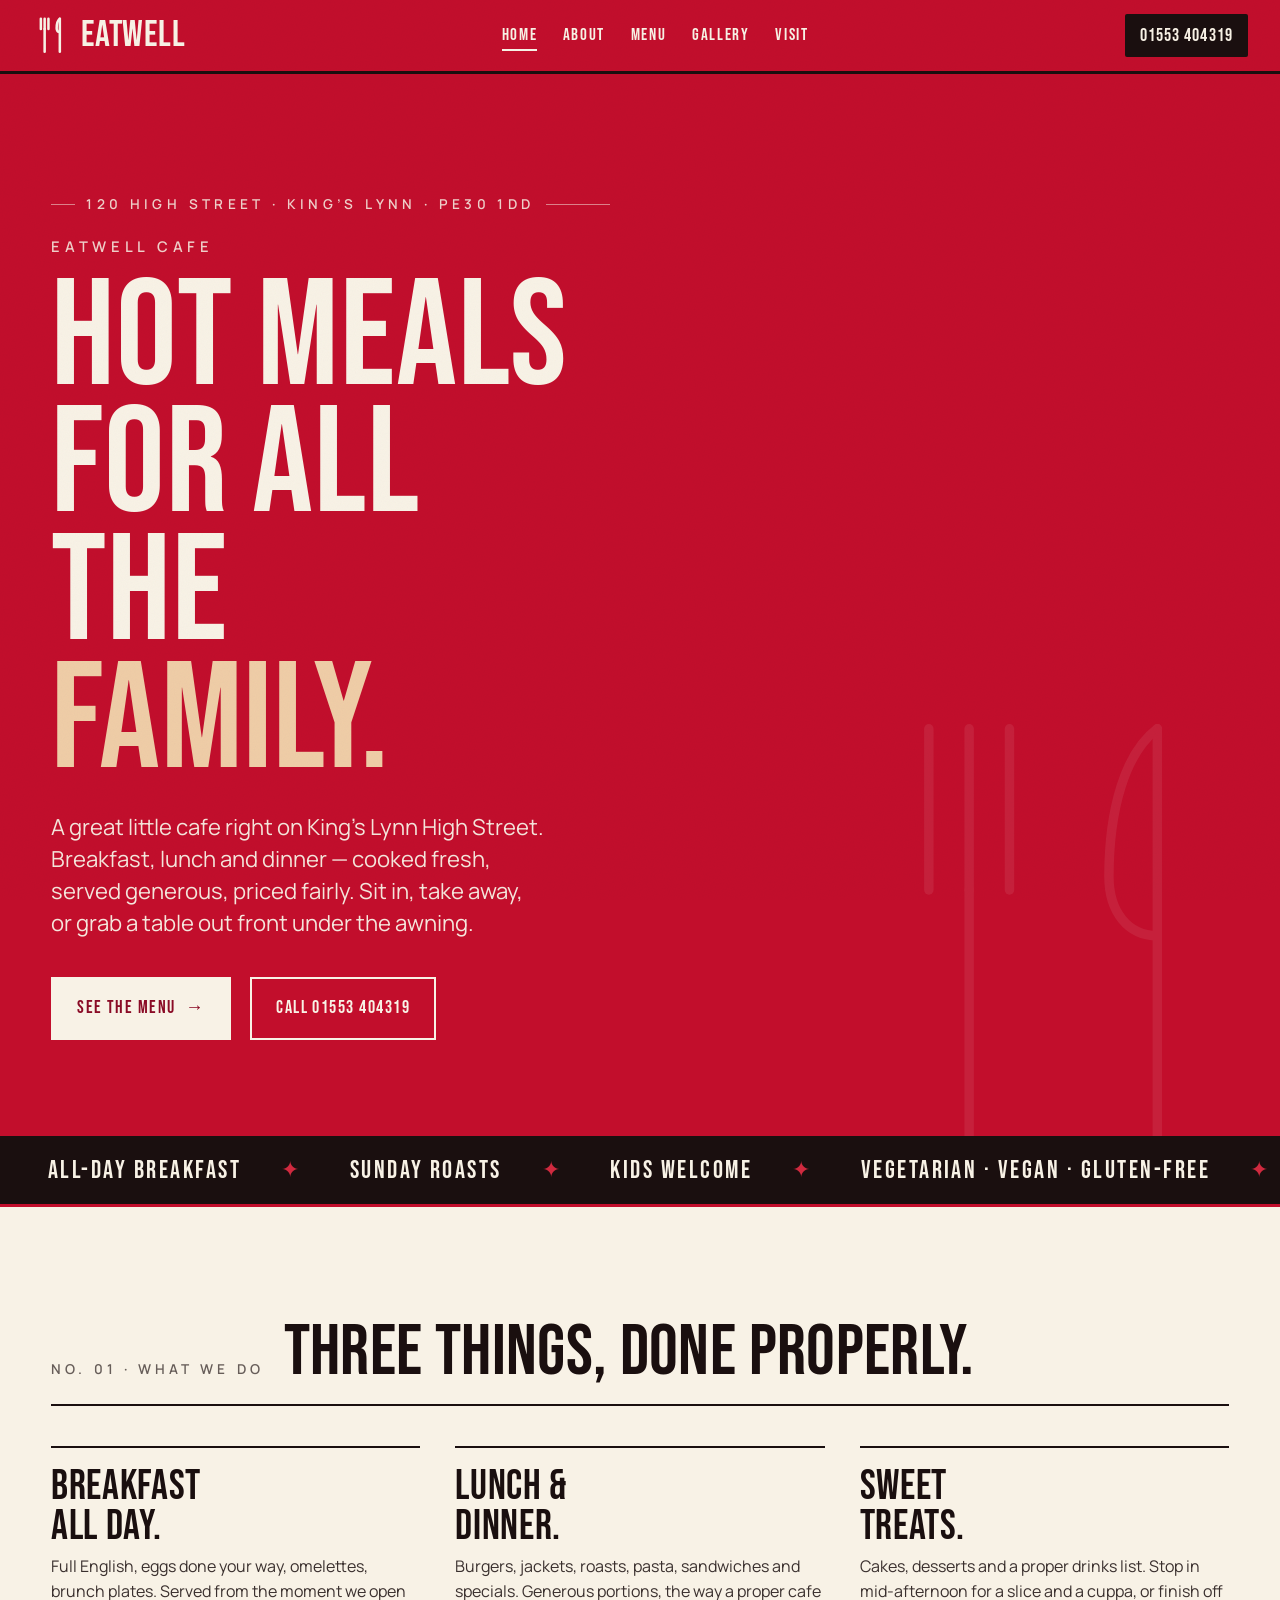
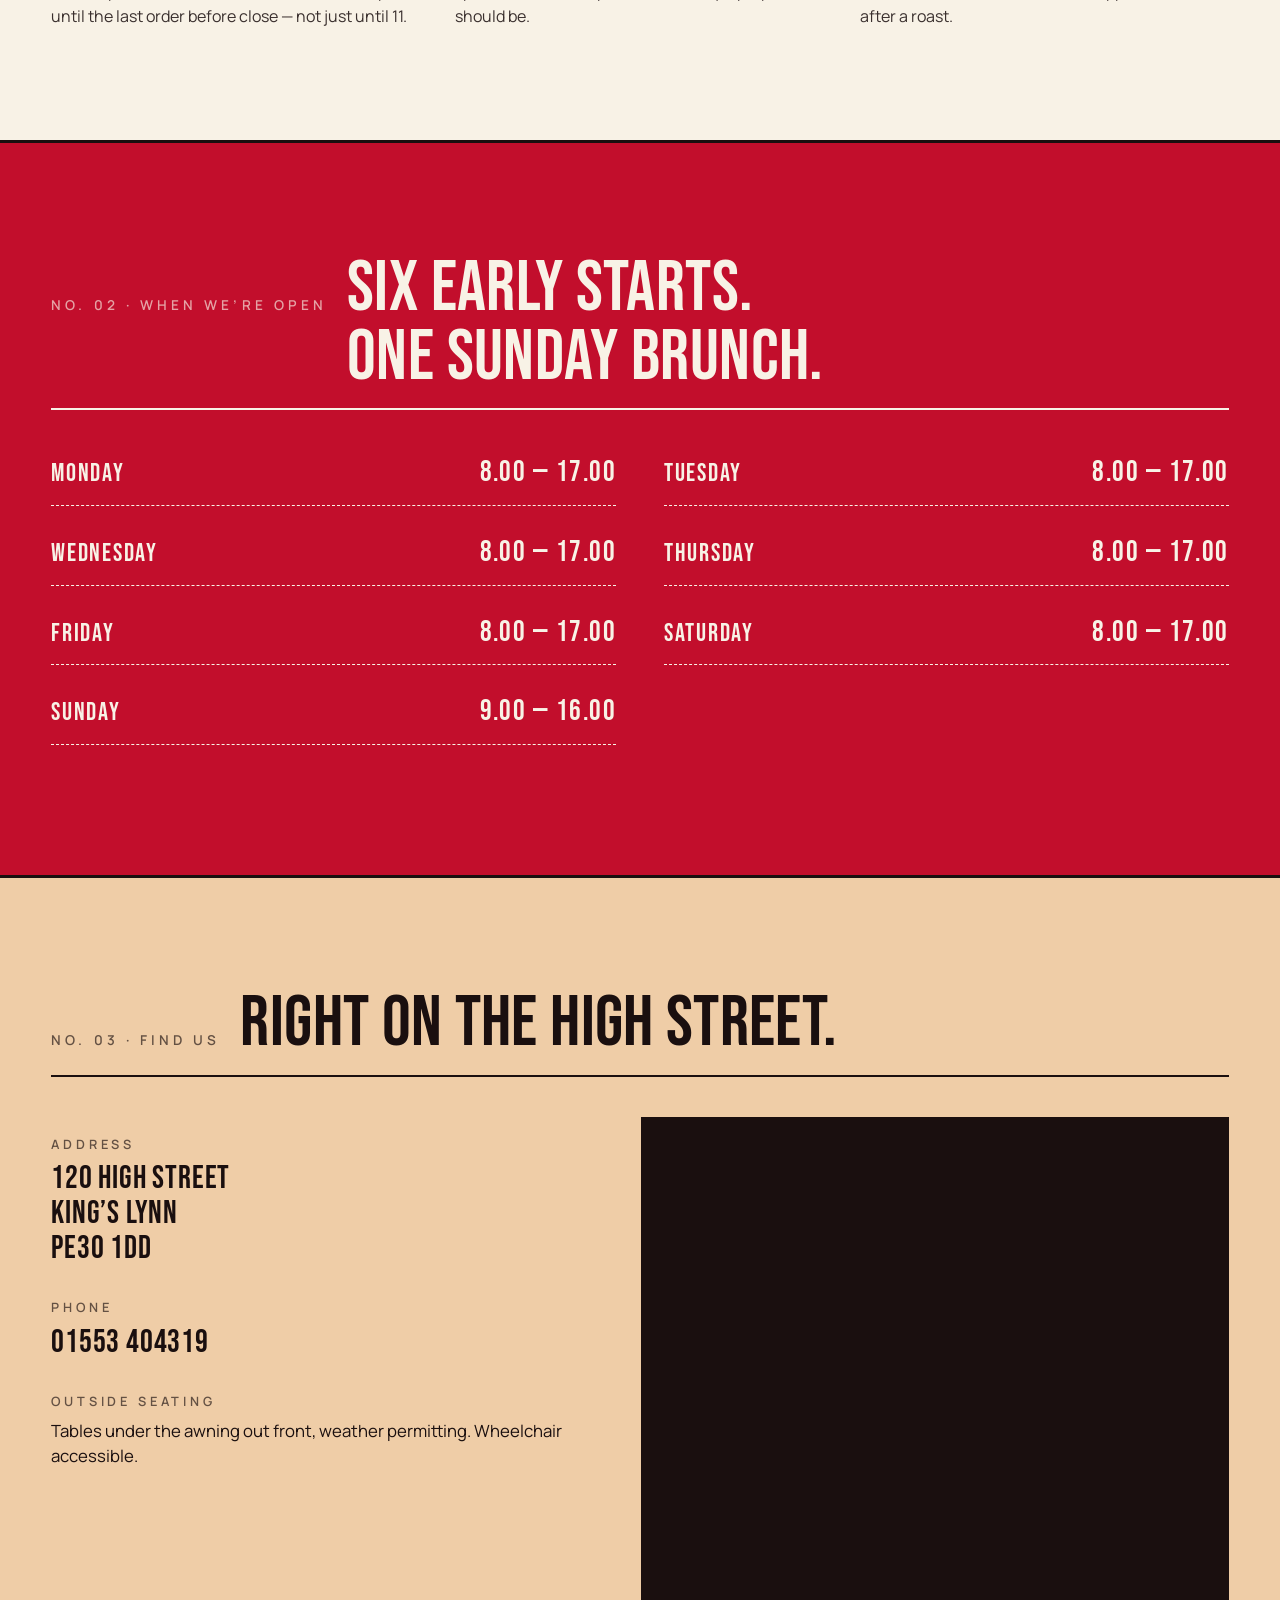
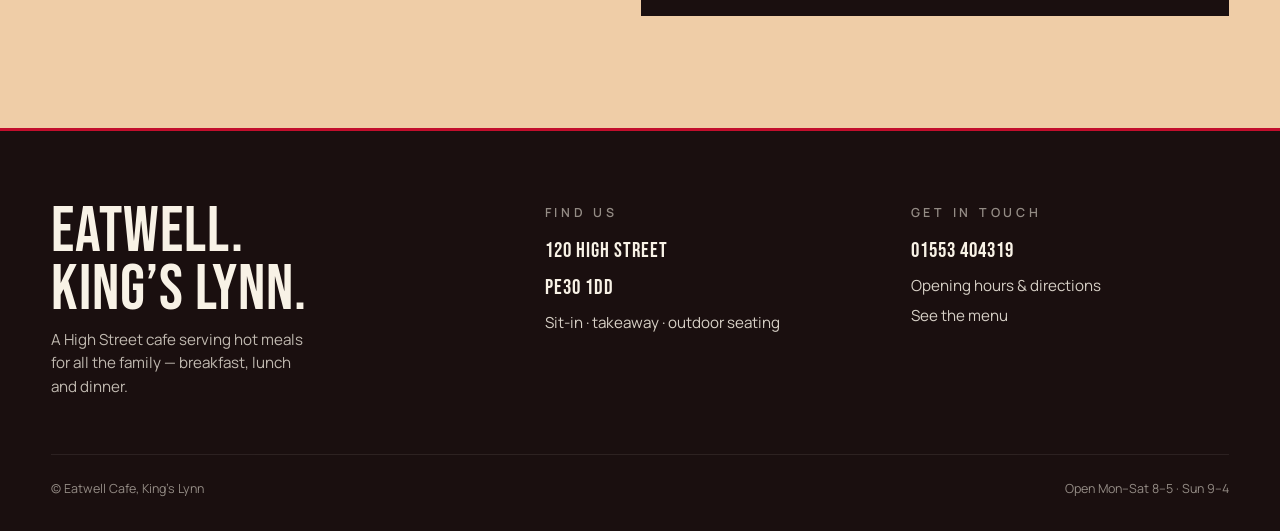
<file: index.html>
<!doctype html>
<html lang="en-GB">
<head>
<meta charset="utf-8">
<meta name="viewport" content="width=device-width, initial-scale=1">
<title>Eatwell Cafe — Hot Meals for All the Family · King's Lynn</title>
<meta name="description" content="Eatwell Cafe on High Street, King's Lynn — all-day breakfast, roasts, burgers, pasta and family hot meals. Open 8am Mon–Sat, 9am Sunday. Outdoor seating, vegetarian, vegan and gluten-free options.">
<link rel="stylesheet" href="style.css">
<link rel="canonical" href="./index.html">
</head>
<body>

<header class="nav" role="banner">
  <div class="nav-inner">
    <a href="index.html" class="nav-brand" aria-label="Eatwell Cafe — home">
      <svg viewBox="0 0 32 32" xmlns="http://www.w3.org/2000/svg" aria-hidden="true" fill="none" stroke="currentColor" stroke-width="2" stroke-linecap="round" stroke-linejoin="round">
        <path d="M10 3v8"/><path d="M13 3v8"/><path d="M7 3v8"/><path d="M10 11v18"/>
        <path d="M22 3c-1.6 1.2-2.5 4-2.5 7.5 0 1.8 1 3 2.5 3"/>
        <line x1="22" y1="3" x2="22" y2="29"/>
      </svg>
      <span>Eatwell</span>
    </a>
    <nav aria-label="Primary">
      <ul class="nav-links">
        <li><a href="index.html" aria-current="page">Home</a></li>
        <li><a href="about.html">About</a></li>
        <li><a href="services.html">Menu</a></li>
        <li><a href="gallery.html">Gallery</a></li>
        <li><a href="contact.html">Visit</a></li>
      </ul>
    </nav>
    <a href="tel:+441553404319" class="nav-phone" aria-label="Call Eatwell on 01553 404319">01553 404319</a>
  </div>
</header>

<main>

<section class="hero">
  <div class="hero-inner">
    <p class="hero-eyebrow">120 High Street &middot; King&rsquo;s Lynn &middot; PE30 1DD</p>
    <h1 class="hero-title"><span class="hero-brand">Eatwell Cafe</span>Hot meals<br>for all<br>the <em>family.</em></h1>
    <p class="hero-tagline">A great little cafe right on King&rsquo;s Lynn High Street. Breakfast, lunch and dinner &mdash; cooked fresh, served generous, priced fairly. Sit in, take away, or grab a table out front under the awning.</p>
    <div class="hero-actions">
      <a class="btn btn-cream" href="services.html">See the menu <span class="arrow" aria-hidden="true">&rarr;</span></a>
      <a class="btn btn-ghost" href="tel:+441553404319">Call 01553 404319</a>
    </div>
  </div>
  <svg class="hero-mark" viewBox="0 0 200 200" xmlns="http://www.w3.org/2000/svg" aria-hidden="true" fill="none" stroke="currentColor" stroke-width="3.5" stroke-linecap="round" stroke-linejoin="round">
    <path d="M70 20v60"/><path d="M85 20v60"/><path d="M55 20v60"/><path d="M70 80v110"/>
    <path d="M140 20c-12 9-18 30-18 55 0 13 7 22 18 22"/>
    <line x1="140" y1="20" x2="140" y2="190"/>
  </svg>
</section>

<div class="marquee" aria-hidden="true">
  <div class="marquee-track">
    <span>All-day breakfast</span><span>Sunday roasts</span><span>Kids welcome</span><span>Vegetarian &middot; Vegan &middot; Gluten-free</span><span>Outdoor seating</span><span>Eat in &middot; Takeaway &middot; Delivery</span><span>120 High Street</span>
    <span>All-day breakfast</span><span>Sunday roasts</span><span>Kids welcome</span><span>Vegetarian &middot; Vegan &middot; Gluten-free</span><span>Outdoor seating</span><span>Eat in &middot; Takeaway &middot; Delivery</span><span>120 High Street</span>
  </div>
</div>

<section class="slab slab-cream">
  <div class="container">
    <div class="section-head">
      <span class="num">No. 01 &middot; What we do</span>
      <h2>Three things, done properly.</h2>
    </div>
    <div class="offering">
      <article class="offering-card reveal">
        <h3>Breakfast<br>all day.</h3>
        <p>Full English, eggs done your way, omelettes, brunch plates. Served from the moment we open until the last order before close &mdash; not just until 11.</p>
      </article>
      <article class="offering-card reveal">
        <h3>Lunch &amp;<br>dinner.</h3>
        <p>Burgers, jackets, roasts, pasta, sandwiches and specials. Generous portions, the way a proper cafe should be.</p>
      </article>
      <article class="offering-card reveal">
        <h3>Sweet<br>treats.</h3>
        <p>Cakes, desserts and a proper drinks list. Stop in mid-afternoon for a slice and a cuppa, or finish off after a roast.</p>
      </article>
    </div>
  </div>
</section>

<section class="slab slab-red">
  <div class="container">
    <div class="section-head">
      <span class="num">No. 02 &middot; When we&rsquo;re open</span>
      <h2>Six early starts.<br>One Sunday brunch.</h2>
    </div>
    <dl class="hours-grid">
      <div><dt>Monday</dt><dd>8.00 &mdash; 17.00</dd></div>
      <div><dt>Tuesday</dt><dd>8.00 &mdash; 17.00</dd></div>
      <div><dt>Wednesday</dt><dd>8.00 &mdash; 17.00</dd></div>
      <div><dt>Thursday</dt><dd>8.00 &mdash; 17.00</dd></div>
      <div><dt>Friday</dt><dd>8.00 &mdash; 17.00</dd></div>
      <div><dt>Saturday</dt><dd>8.00 &mdash; 17.00</dd></div>
      <div><dt>Sunday</dt><dd>9.00 &mdash; 16.00</dd></div>
    </dl>
  </div>
</section>

<section class="slab slab-tan">
  <div class="container">
    <div class="section-head">
      <span class="num">No. 03 &middot; Find us</span>
      <h2>Right on the High Street.</h2>
    </div>
    <div class="contact-grid">
      <dl class="contact-block">
        <dt>Address</dt>
        <dd>120 High Street<br>King&rsquo;s Lynn<br>PE30 1DD</dd>
        <dt>Phone</dt>
        <dd><a class="phone-link" href="tel:+441553404319">01553 404319</a></dd>
        <dt>Outside seating</dt>
        <dd class="body-style">Tables under the awning out front, weather permitting. Wheelchair accessible.</dd>
      </dl>
      <div class="map-wrap">
        <iframe
          title="Map showing Eatwell Cafe at 120 High Street, King's Lynn PE30 1DD"
          src="https://www.google.com/maps?q=120+High+Street,+King%27s+Lynn+PE30+1DD&output=embed"
          loading="lazy"
          referrerpolicy="no-referrer-when-downgrade"></iframe>
      </div>
    </div>
  </div>
</section>

</main>

<footer class="foot">
  <div class="foot-inner">
    <div class="foot-brand">
      <h2>Eatwell.<br>King&rsquo;s Lynn.</h2>
      <p>A High Street cafe serving hot meals for all the family &mdash; breakfast, lunch and dinner.</p>
    </div>
    <div>
      <h4>Find us</h4>
      <p class="line">120 High Street</p>
      <p class="line">PE30 1DD</p>
      <p class="body-line">Sit-in &middot; takeaway &middot; outdoor seating</p>
    </div>
    <div>
      <h4>Get in touch</h4>
      <a class="line" href="tel:+441553404319">01553 404319</a>
      <a class="body-link" href="contact.html">Opening hours &amp; directions</a>
      <a class="body-link" href="services.html">See the menu</a>
    </div>
  </div>
  <div class="foot-bottom">
    <span>&copy; Eatwell Cafe, King&rsquo;s Lynn</span>
    <span>Open Mon&ndash;Sat 8&ndash;5 &middot; Sun 9&ndash;4</span>
  </div>
</footer>

</body>
</html>
</file>
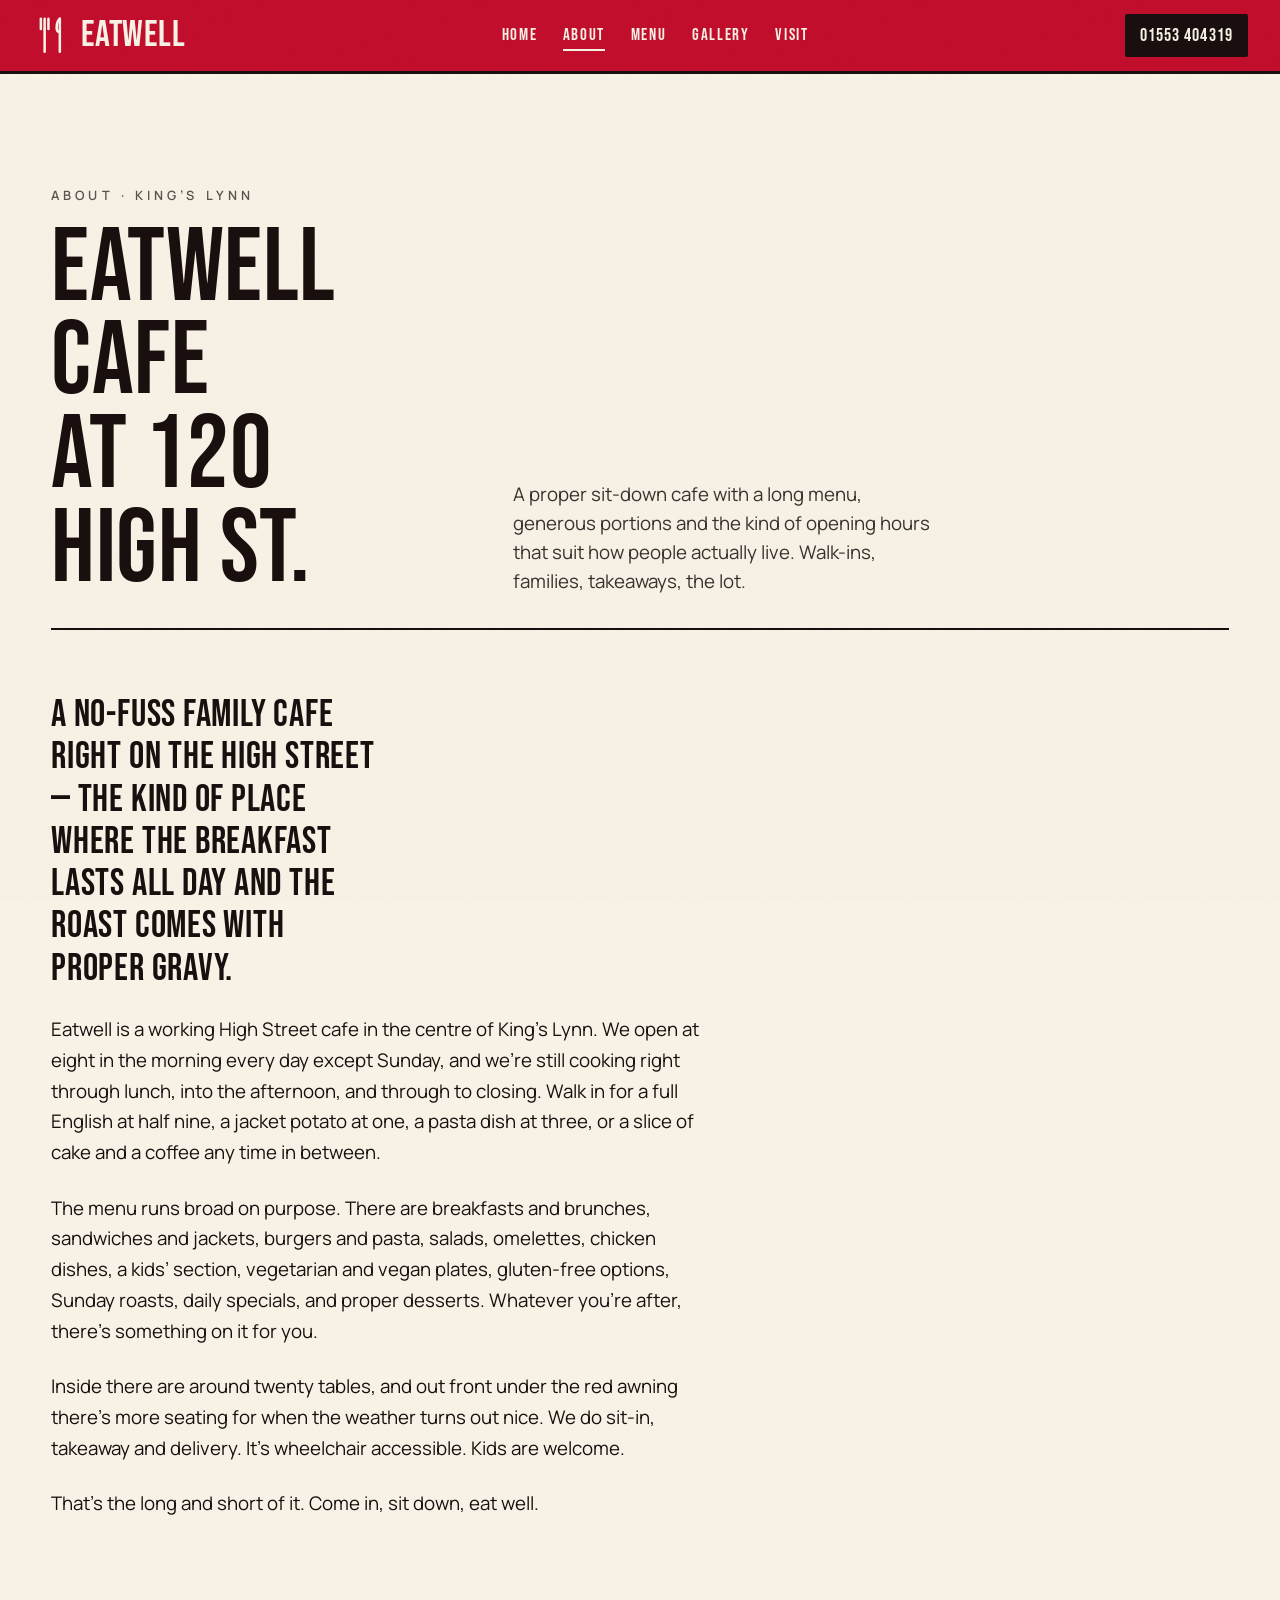
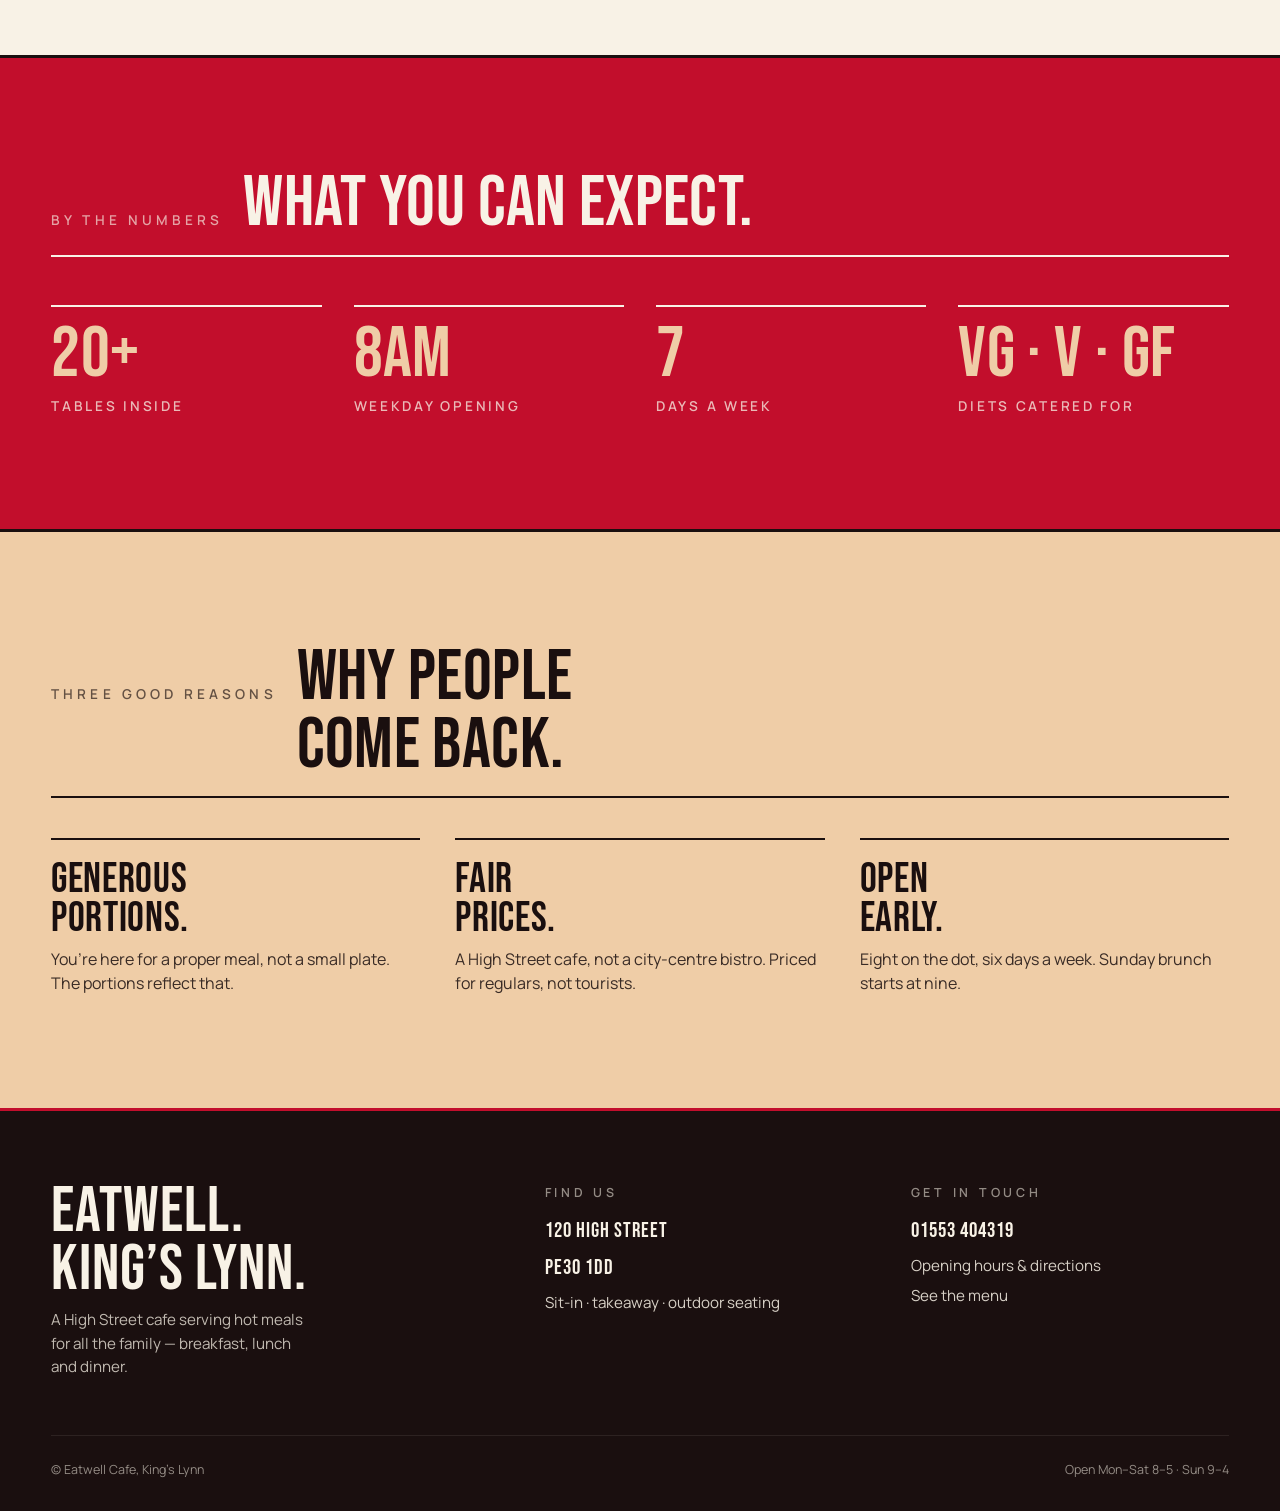
<file: about.html>
<!doctype html>
<html lang="en-GB">
<head>
<meta charset="utf-8">
<meta name="viewport" content="width=device-width, initial-scale=1">
<title>About Eatwell Cafe — King's Lynn High Street</title>
<meta name="description" content="A High Street cafe in King's Lynn serving hot meals for all the family. Generous portions, fair prices, vegetarian and vegan options, kids welcome.">
<link rel="stylesheet" href="style.css">
</head>
<body>

<header class="nav" role="banner">
  <div class="nav-inner">
    <a href="index.html" class="nav-brand" aria-label="Eatwell Cafe — home">
      <svg viewBox="0 0 32 32" xmlns="http://www.w3.org/2000/svg" aria-hidden="true" fill="none" stroke="currentColor" stroke-width="2" stroke-linecap="round" stroke-linejoin="round">
        <path d="M10 3v8"/><path d="M13 3v8"/><path d="M7 3v8"/><path d="M10 11v18"/>
        <path d="M22 3c-1.6 1.2-2.5 4-2.5 7.5 0 1.8 1 3 2.5 3"/>
        <line x1="22" y1="3" x2="22" y2="29"/>
      </svg>
      <span>Eatwell</span>
    </a>
    <nav aria-label="Primary">
      <ul class="nav-links">
        <li><a href="index.html">Home</a></li>
        <li><a href="about.html" aria-current="page">About</a></li>
        <li><a href="services.html">Menu</a></li>
        <li><a href="gallery.html">Gallery</a></li>
        <li><a href="contact.html">Visit</a></li>
      </ul>
    </nav>
    <a href="tel:+441553404319" class="nav-phone" aria-label="Call Eatwell on 01553 404319">01553 404319</a>
  </div>
</header>

<main>

<section class="slab slab-cream">
  <div class="container">
    <div class="menu-intro reveal">
      <div>
        <p class="stamp">About &middot; King&rsquo;s Lynn</p>
        <h1>Eatwell Cafe<br>at 120<br>High St.</h1>
      </div>
      <p>A proper sit-down cafe with a long menu, generous portions and the kind of opening hours that suit how people actually live. Walk-ins, families, takeaways, the lot.</p>
    </div>

    <div class="prose reveal">
      <p class="lead">A no-fuss family cafe right on the High Street &mdash; the kind of place where the breakfast lasts all day and the roast comes with proper gravy.</p>
      <p>Eatwell is a working High Street cafe in the centre of King&rsquo;s Lynn. We open at eight in the morning every day except Sunday, and we&rsquo;re still cooking right through lunch, into the afternoon, and through to closing. Walk in for a full English at half nine, a jacket potato at one, a pasta dish at three, or a slice of cake and a coffee any time in between.</p>
      <p>The menu runs broad on purpose. There are breakfasts and brunches, sandwiches and jackets, burgers and pasta, salads, omelettes, chicken dishes, a kids&rsquo; section, vegetarian and vegan plates, gluten-free options, Sunday roasts, daily specials, and proper desserts. Whatever you&rsquo;re after, there&rsquo;s something on it for you.</p>
      <p>Inside there are around twenty tables, and out front under the red awning there&rsquo;s more seating for when the weather turns out nice. We do sit-in, takeaway and delivery. It&rsquo;s wheelchair accessible. Kids are welcome.</p>
      <p>That&rsquo;s the long and short of it. Come in, sit down, eat well.</p>
    </div>
  </div>
</section>

<section class="slab slab-red">
  <div class="container">
    <div class="section-head">
      <span class="num">By the numbers</span>
      <h2>What you can expect.</h2>
    </div>
    <div class="about-stats">
      <div class="about-stat reveal">
        <span class="num">20+</span>
        <span class="label">Tables inside</span>
      </div>
      <div class="about-stat reveal">
        <span class="num">8am</span>
        <span class="label">Weekday opening</span>
      </div>
      <div class="about-stat reveal">
        <span class="num">7</span>
        <span class="label">Days a week</span>
      </div>
      <div class="about-stat reveal">
        <span class="num">VG &middot; V &middot; GF</span>
        <span class="label">Diets catered for</span>
      </div>
    </div>
  </div>
</section>

<section class="slab slab-tan">
  <div class="container">
    <div class="section-head">
      <span class="num">Three good reasons</span>
      <h2>Why people<br>come back.</h2>
    </div>
    <div class="offering">
      <article class="offering-card reveal">
        <h3>Generous<br>portions.</h3>
        <p>You&rsquo;re here for a proper meal, not a small plate. The portions reflect that.</p>
      </article>
      <article class="offering-card reveal">
        <h3>Fair<br>prices.</h3>
        <p>A High Street cafe, not a city-centre bistro. Priced for regulars, not tourists.</p>
      </article>
      <article class="offering-card reveal">
        <h3>Open<br>early.</h3>
        <p>Eight on the dot, six days a week. Sunday brunch starts at nine.</p>
      </article>
    </div>
  </div>
</section>

</main>

<footer class="foot">
  <div class="foot-inner">
    <div class="foot-brand">
      <h2>Eatwell.<br>King&rsquo;s Lynn.</h2>
      <p>A High Street cafe serving hot meals for all the family &mdash; breakfast, lunch and dinner.</p>
    </div>
    <div>
      <h4>Find us</h4>
      <p class="line">120 High Street</p>
      <p class="line">PE30 1DD</p>
      <p class="body-line">Sit-in &middot; takeaway &middot; outdoor seating</p>
    </div>
    <div>
      <h4>Get in touch</h4>
      <a class="line" href="tel:+441553404319">01553 404319</a>
      <a class="body-link" href="contact.html">Opening hours &amp; directions</a>
      <a class="body-link" href="services.html">See the menu</a>
    </div>
  </div>
  <div class="foot-bottom">
    <span>&copy; Eatwell Cafe, King&rsquo;s Lynn</span>
    <span>Open Mon&ndash;Sat 8&ndash;5 &middot; Sun 9&ndash;4</span>
  </div>
</footer>

</body>
</html>
</file>
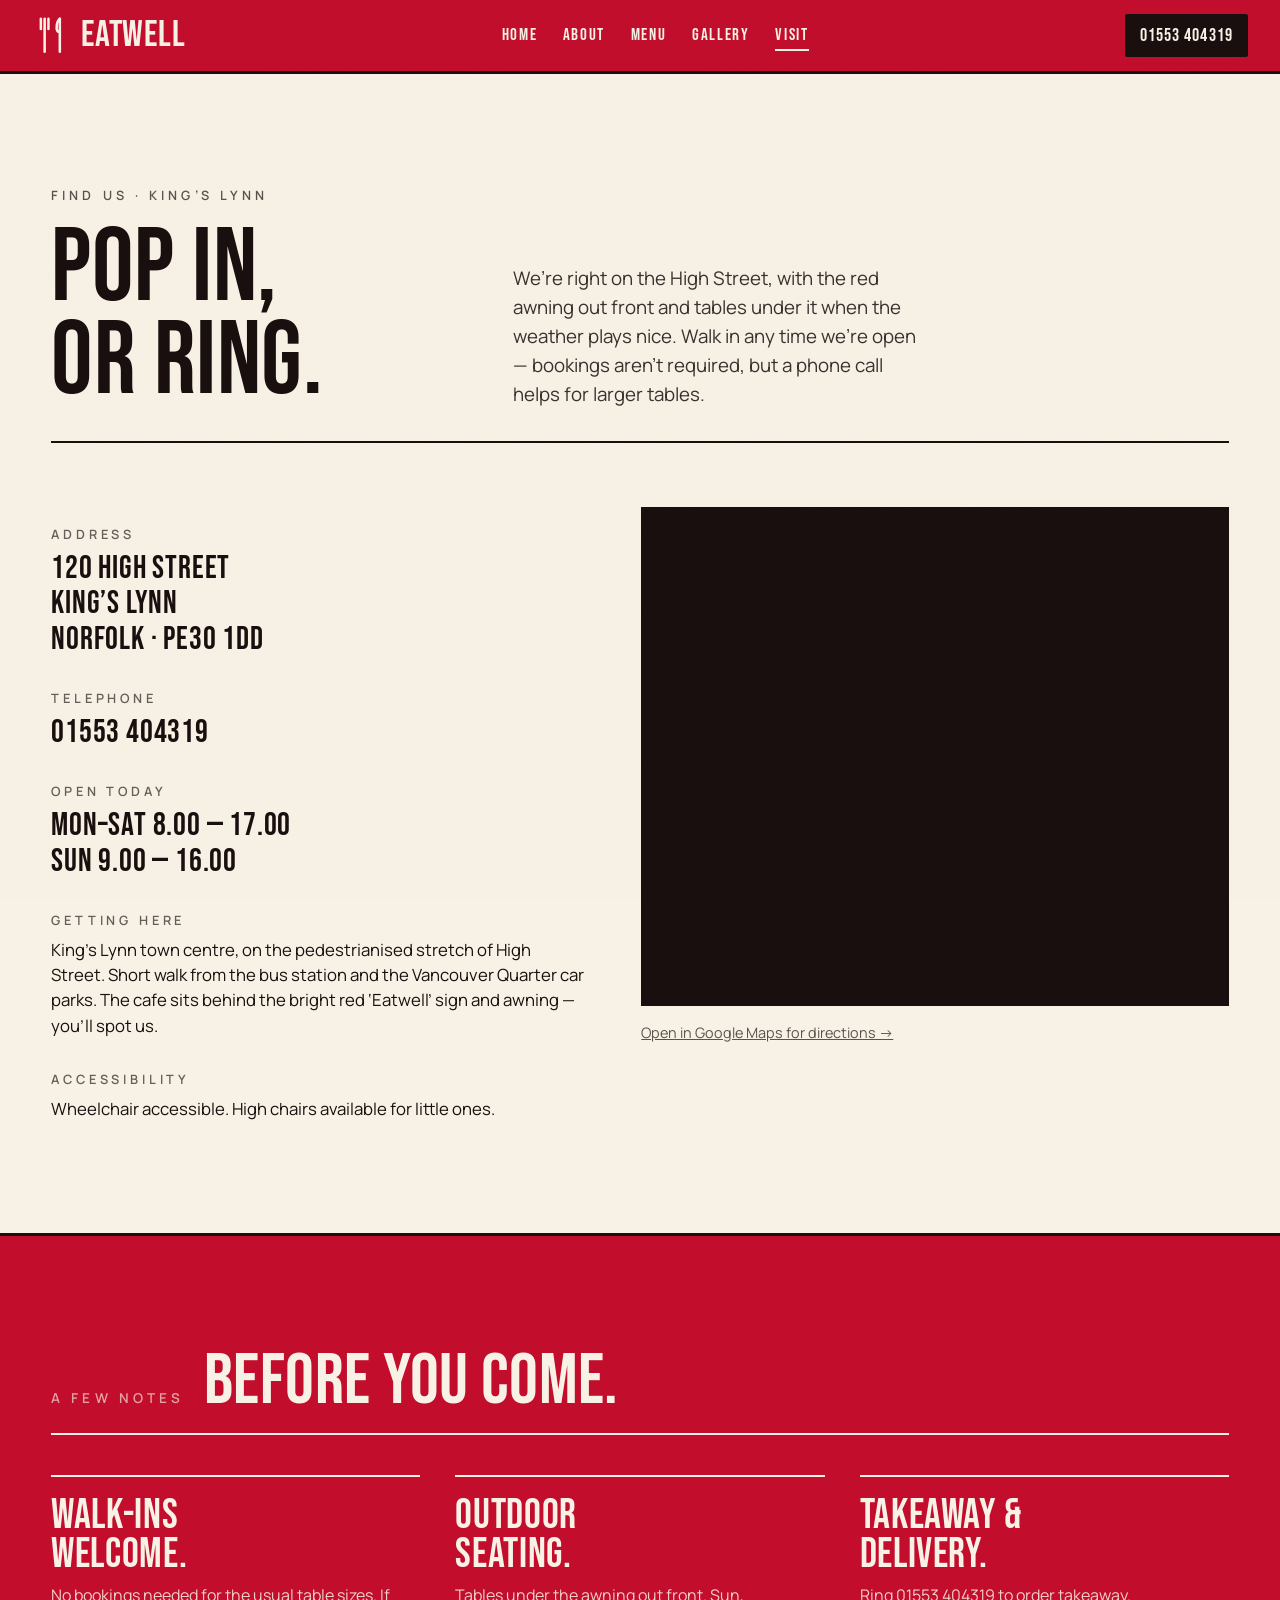
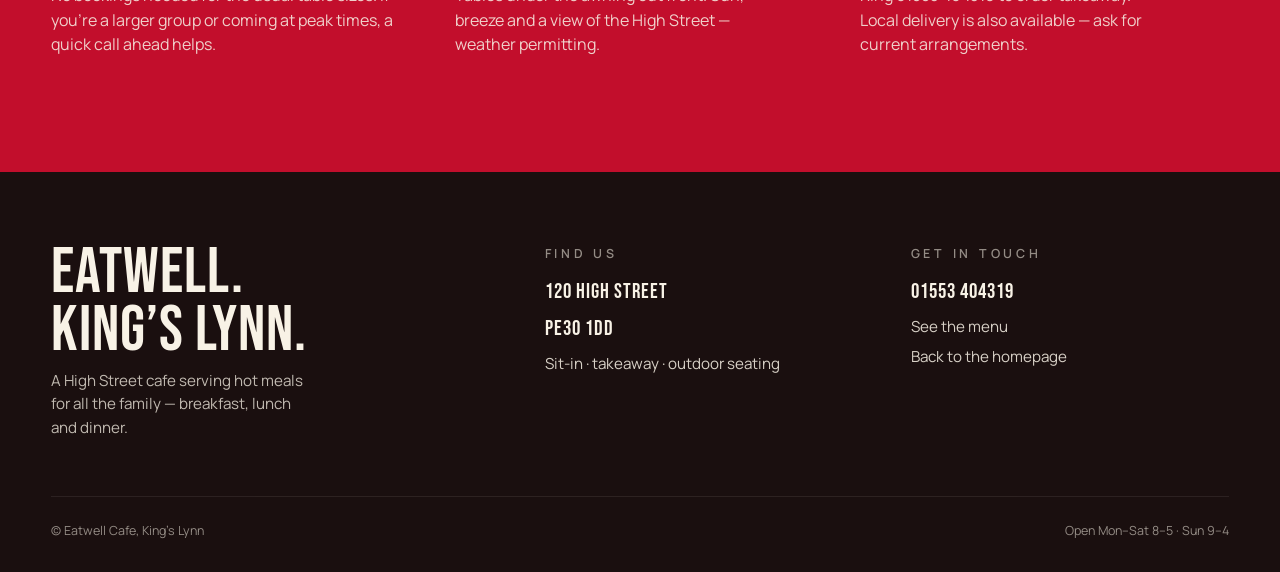
<file: contact.html>
<!doctype html>
<html lang="en-GB">
<head>
<meta charset="utf-8">
<meta name="viewport" content="width=device-width, initial-scale=1">
<title>Visit Eatwell Cafe — 120 High Street, King's Lynn PE30 1DD</title>
<meta name="description" content="Find Eatwell Cafe at 120 High Street, King's Lynn PE30 1DD. Phone 01553 404319. Open Monday to Saturday 8am–5pm, Sunday 9am–4pm. Map, directions, outdoor seating.">
<link rel="stylesheet" href="style.css">
</head>
<body>

<header class="nav" role="banner">
  <div class="nav-inner">
    <a href="index.html" class="nav-brand" aria-label="Eatwell Cafe — home">
      <svg viewBox="0 0 32 32" xmlns="http://www.w3.org/2000/svg" aria-hidden="true" fill="none" stroke="currentColor" stroke-width="2" stroke-linecap="round" stroke-linejoin="round">
        <path d="M10 3v8"/><path d="M13 3v8"/><path d="M7 3v8"/><path d="M10 11v18"/>
        <path d="M22 3c-1.6 1.2-2.5 4-2.5 7.5 0 1.8 1 3 2.5 3"/>
        <line x1="22" y1="3" x2="22" y2="29"/>
      </svg>
      <span>Eatwell</span>
    </a>
    <nav aria-label="Primary">
      <ul class="nav-links">
        <li><a href="index.html">Home</a></li>
        <li><a href="about.html">About</a></li>
        <li><a href="services.html">Menu</a></li>
        <li><a href="gallery.html">Gallery</a></li>
        <li><a href="contact.html" aria-current="page">Visit</a></li>
      </ul>
    </nav>
    <a href="tel:+441553404319" class="nav-phone" aria-label="Call Eatwell on 01553 404319">01553 404319</a>
  </div>
</header>

<main>

<section class="slab slab-cream">
  <div class="container">
    <div class="menu-intro reveal">
      <div>
        <p class="stamp">Find us &middot; King&rsquo;s Lynn</p>
        <h1>Pop in,<br>or ring.</h1>
      </div>
      <p>We&rsquo;re right on the High Street, with the red awning out front and tables under it when the weather plays nice. Walk in any time we&rsquo;re open &mdash; bookings aren&rsquo;t required, but a phone call helps for larger tables.</p>
    </div>

    <div class="contact-grid">
      <dl class="contact-block reveal">
        <dt>Address</dt>
        <dd>120 High Street<br>King&rsquo;s Lynn<br>Norfolk &middot; PE30 1DD</dd>

        <dt>Telephone</dt>
        <dd><a class="phone-link" href="tel:+441553404319">01553 404319</a></dd>

        <dt>Open today</dt>
        <dd>Mon&ndash;Sat 8.00 &mdash; 17.00<br>Sun 9.00 &mdash; 16.00</dd>

        <dt>Getting here</dt>
        <dd class="body-style">King&rsquo;s Lynn town centre, on the pedestrianised stretch of High Street. Short walk from the bus station and the Vancouver Quarter car parks. The cafe sits behind the bright red &lsquo;Eatwell&rsquo; sign and awning &mdash; you&rsquo;ll spot us.</dd>

        <dt>Accessibility</dt>
        <dd class="body-style">Wheelchair accessible. High chairs available for little ones.</dd>
      </dl>
      <div>
        <div class="map-wrap">
          <iframe
            title="Map: Eatwell Cafe, 120 High Street, King's Lynn PE30 1DD"
            src="https://www.google.com/maps?q=120+High+Street,+King%27s+Lynn+PE30+1DD&output=embed"
            loading="lazy"
            referrerpolicy="no-referrer-when-downgrade"></iframe>
        </div>
        <p style="font-family:var(--body);font-size:0.9rem;margin-top:1rem;opacity:0.7;">
          <a href="https://www.google.com/maps/dir/?api=1&destination=120+High+Street+King%27s+Lynn+PE30+1DD" target="_blank" rel="noopener" style="text-decoration:underline">Open in Google Maps for directions &rarr;</a>
        </p>
      </div>
    </div>
  </div>
</section>

<section class="slab slab-red">
  <div class="container">
    <div class="section-head">
      <span class="num">A few notes</span>
      <h2>Before you come.</h2>
    </div>
    <div class="offering">
      <article class="offering-card reveal">
        <h3>Walk-ins<br>welcome.</h3>
        <p>No bookings needed for the usual table sizes. If you&rsquo;re a larger group or coming at peak times, a quick call ahead helps.</p>
      </article>
      <article class="offering-card reveal">
        <h3>Outdoor<br>seating.</h3>
        <p>Tables under the awning out front. Sun, breeze and a view of the High Street &mdash; weather permitting.</p>
      </article>
      <article class="offering-card reveal">
        <h3>Takeaway &amp;<br>delivery.</h3>
        <p>Ring 01553 404319 to order takeaway. Local delivery is also available &mdash; ask for current arrangements.</p>
      </article>
    </div>
  </div>
</section>

</main>

<footer class="foot">
  <div class="foot-inner">
    <div class="foot-brand">
      <h2>Eatwell.<br>King&rsquo;s Lynn.</h2>
      <p>A High Street cafe serving hot meals for all the family &mdash; breakfast, lunch and dinner.</p>
    </div>
    <div>
      <h4>Find us</h4>
      <p class="line">120 High Street</p>
      <p class="line">PE30 1DD</p>
      <p class="body-line">Sit-in &middot; takeaway &middot; outdoor seating</p>
    </div>
    <div>
      <h4>Get in touch</h4>
      <a class="line" href="tel:+441553404319">01553 404319</a>
      <a class="body-link" href="services.html">See the menu</a>
      <a class="body-link" href="index.html">Back to the homepage</a>
    </div>
  </div>
  <div class="foot-bottom">
    <span>&copy; Eatwell Cafe, King&rsquo;s Lynn</span>
    <span>Open Mon&ndash;Sat 8&ndash;5 &middot; Sun 9&ndash;4</span>
  </div>
</footer>

</body>
</html>
</file>
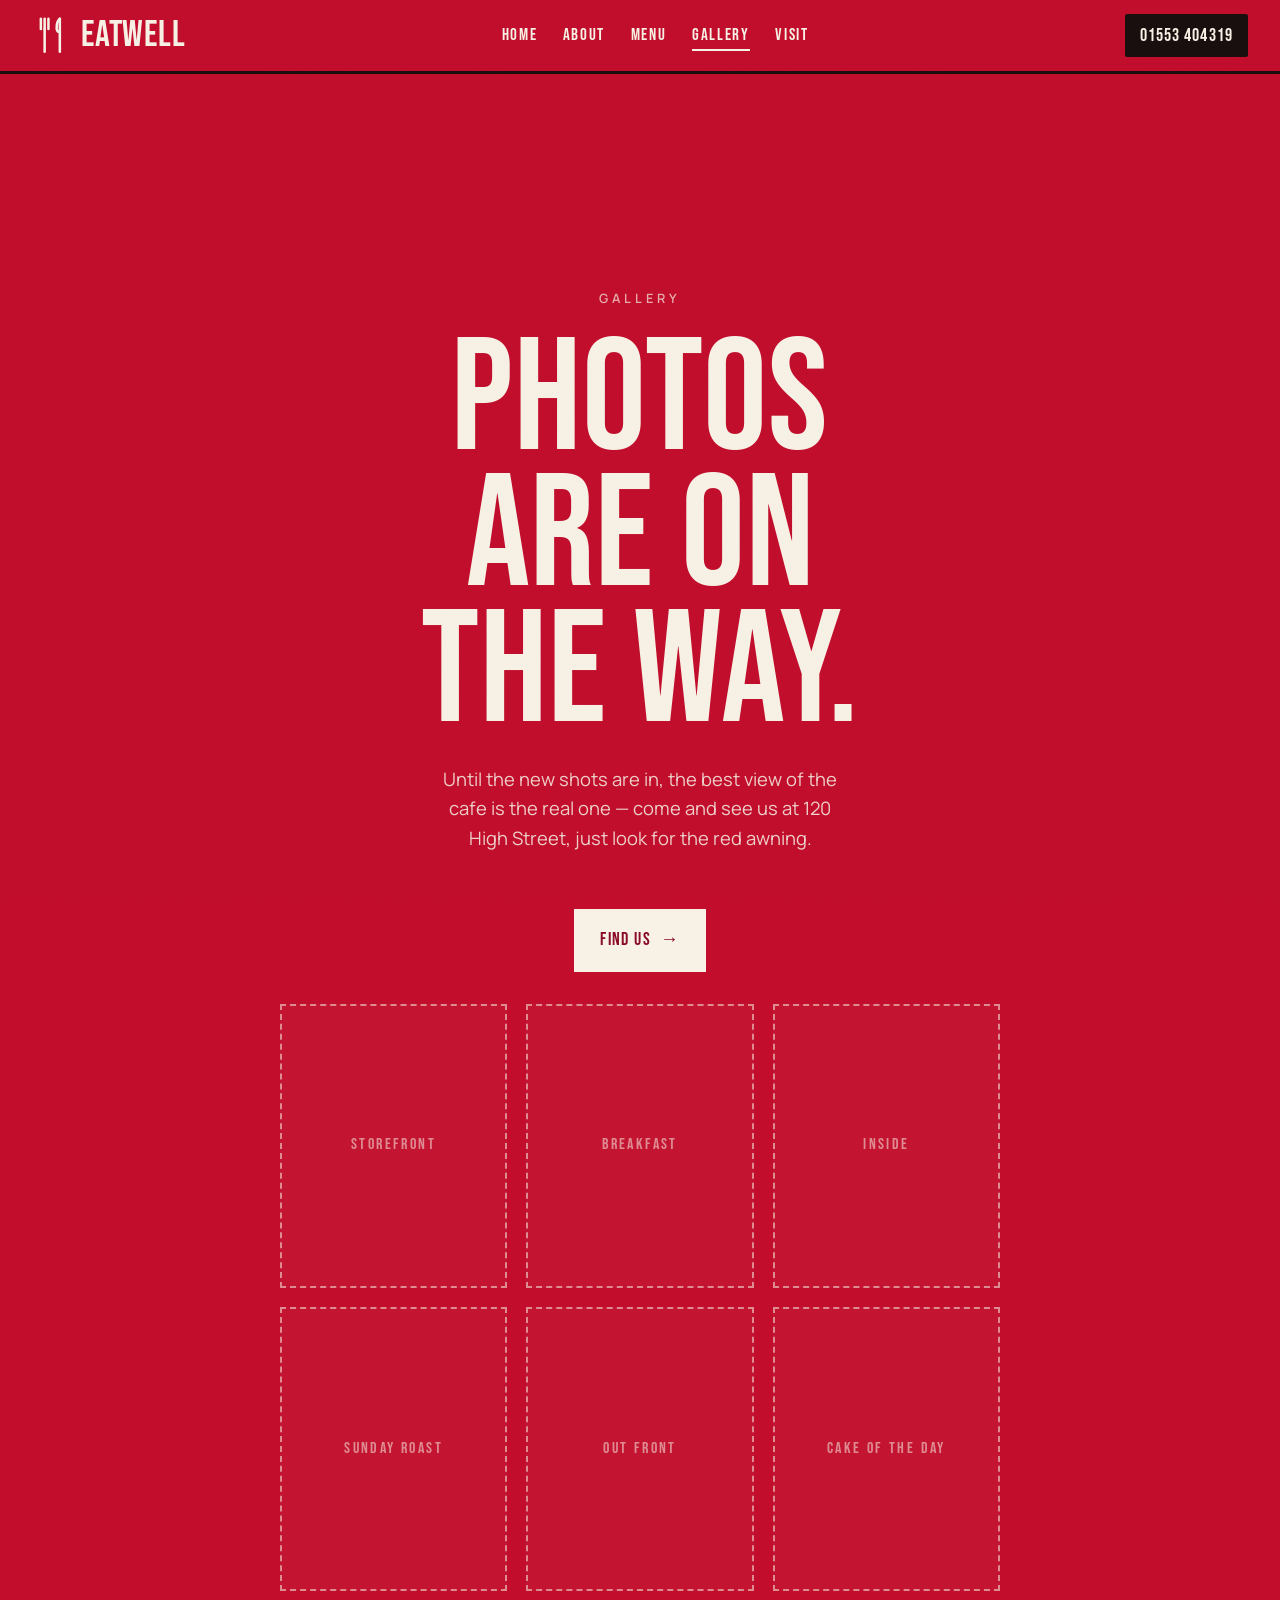
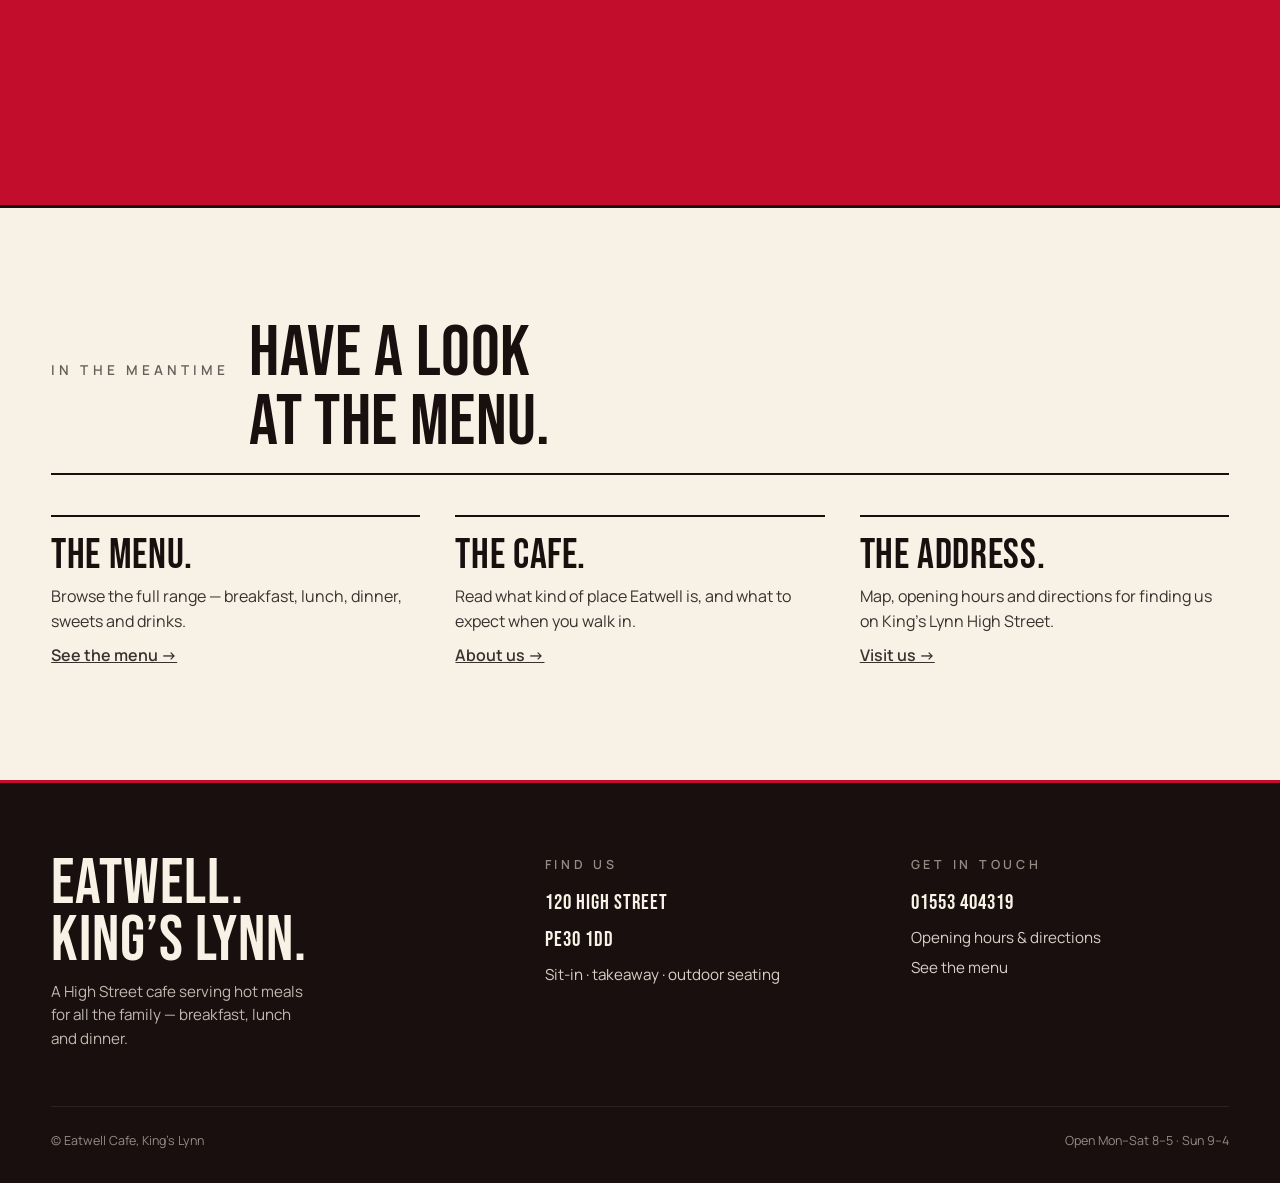
<file: gallery.html>
<!doctype html>
<html lang="en-GB">
<head>
<meta charset="utf-8">
<meta name="viewport" content="width=device-width, initial-scale=1">
<title>Gallery — Eatwell Cafe, King's Lynn</title>
<meta name="description" content="Photos coming soon. Eatwell Cafe — 120 High Street, King's Lynn PE30 1DD.">
<link rel="stylesheet" href="style.css">
</head>
<body>

<header class="nav" role="banner">
  <div class="nav-inner">
    <a href="index.html" class="nav-brand" aria-label="Eatwell Cafe — home">
      <svg viewBox="0 0 32 32" xmlns="http://www.w3.org/2000/svg" aria-hidden="true" fill="none" stroke="currentColor" stroke-width="2" stroke-linecap="round" stroke-linejoin="round">
        <path d="M10 3v8"/><path d="M13 3v8"/><path d="M7 3v8"/><path d="M10 11v18"/>
        <path d="M22 3c-1.6 1.2-2.5 4-2.5 7.5 0 1.8 1 3 2.5 3"/>
        <line x1="22" y1="3" x2="22" y2="29"/>
      </svg>
      <span>Eatwell</span>
    </a>
    <nav aria-label="Primary">
      <ul class="nav-links">
        <li><a href="index.html">Home</a></li>
        <li><a href="about.html">About</a></li>
        <li><a href="services.html">Menu</a></li>
        <li><a href="gallery.html" aria-current="page">Gallery</a></li>
        <li><a href="contact.html">Visit</a></li>
      </ul>
    </nav>
    <a href="tel:+441553404319" class="nav-phone" aria-label="Call Eatwell on 01553 404319">01553 404319</a>
  </div>
</header>

<main>

<section class="slab slab-red">
  <div class="gallery-empty">
    <p class="stamp">Gallery</p>
    <h1>Photos<br>are on<br>the way.</h1>
    <p>Until the new shots are in, the best view of the cafe is the real one &mdash; come and see us at 120 High Street, just look for the red awning.</p>
    <a class="btn btn-cream" href="contact.html" style="margin-top:1rem">Find us &nbsp;&rarr;</a>

    <div class="gallery-frames" aria-hidden="true">
      <div class="gallery-frame">Storefront</div>
      <div class="gallery-frame">Breakfast</div>
      <div class="gallery-frame">Inside</div>
      <div class="gallery-frame">Sunday roast</div>
      <div class="gallery-frame">Out front</div>
      <div class="gallery-frame">Cake of the day</div>
    </div>
  </div>
</section>

<section class="slab slab-cream">
  <div class="container">
    <div class="section-head">
      <span class="num">In the meantime</span>
      <h2>Have a look<br>at the menu.</h2>
    </div>
    <div class="offering">
      <article class="offering-card reveal">
        <h3>The menu.</h3>
        <p>Browse the full range &mdash; breakfast, lunch, dinner, sweets and drinks.</p>
        <p style="margin-top:0.6rem;"><a href="services.html" style="text-decoration:underline;font-weight:600;">See the menu &rarr;</a></p>
      </article>
      <article class="offering-card reveal">
        <h3>The cafe.</h3>
        <p>Read what kind of place Eatwell is, and what to expect when you walk in.</p>
        <p style="margin-top:0.6rem;"><a href="about.html" style="text-decoration:underline;font-weight:600;">About us &rarr;</a></p>
      </article>
      <article class="offering-card reveal">
        <h3>The address.</h3>
        <p>Map, opening hours and directions for finding us on King&rsquo;s Lynn High Street.</p>
        <p style="margin-top:0.6rem;"><a href="contact.html" style="text-decoration:underline;font-weight:600;">Visit us &rarr;</a></p>
      </article>
    </div>
  </div>
</section>

</main>

<footer class="foot">
  <div class="foot-inner">
    <div class="foot-brand">
      <h2>Eatwell.<br>King&rsquo;s Lynn.</h2>
      <p>A High Street cafe serving hot meals for all the family &mdash; breakfast, lunch and dinner.</p>
    </div>
    <div>
      <h4>Find us</h4>
      <p class="line">120 High Street</p>
      <p class="line">PE30 1DD</p>
      <p class="body-line">Sit-in &middot; takeaway &middot; outdoor seating</p>
    </div>
    <div>
      <h4>Get in touch</h4>
      <a class="line" href="tel:+441553404319">01553 404319</a>
      <a class="body-link" href="contact.html">Opening hours &amp; directions</a>
      <a class="body-link" href="services.html">See the menu</a>
    </div>
  </div>
  <div class="foot-bottom">
    <span>&copy; Eatwell Cafe, King&rsquo;s Lynn</span>
    <span>Open Mon&ndash;Sat 8&ndash;5 &middot; Sun 9&ndash;4</span>
  </div>
</footer>

</body>
</html>
</file>
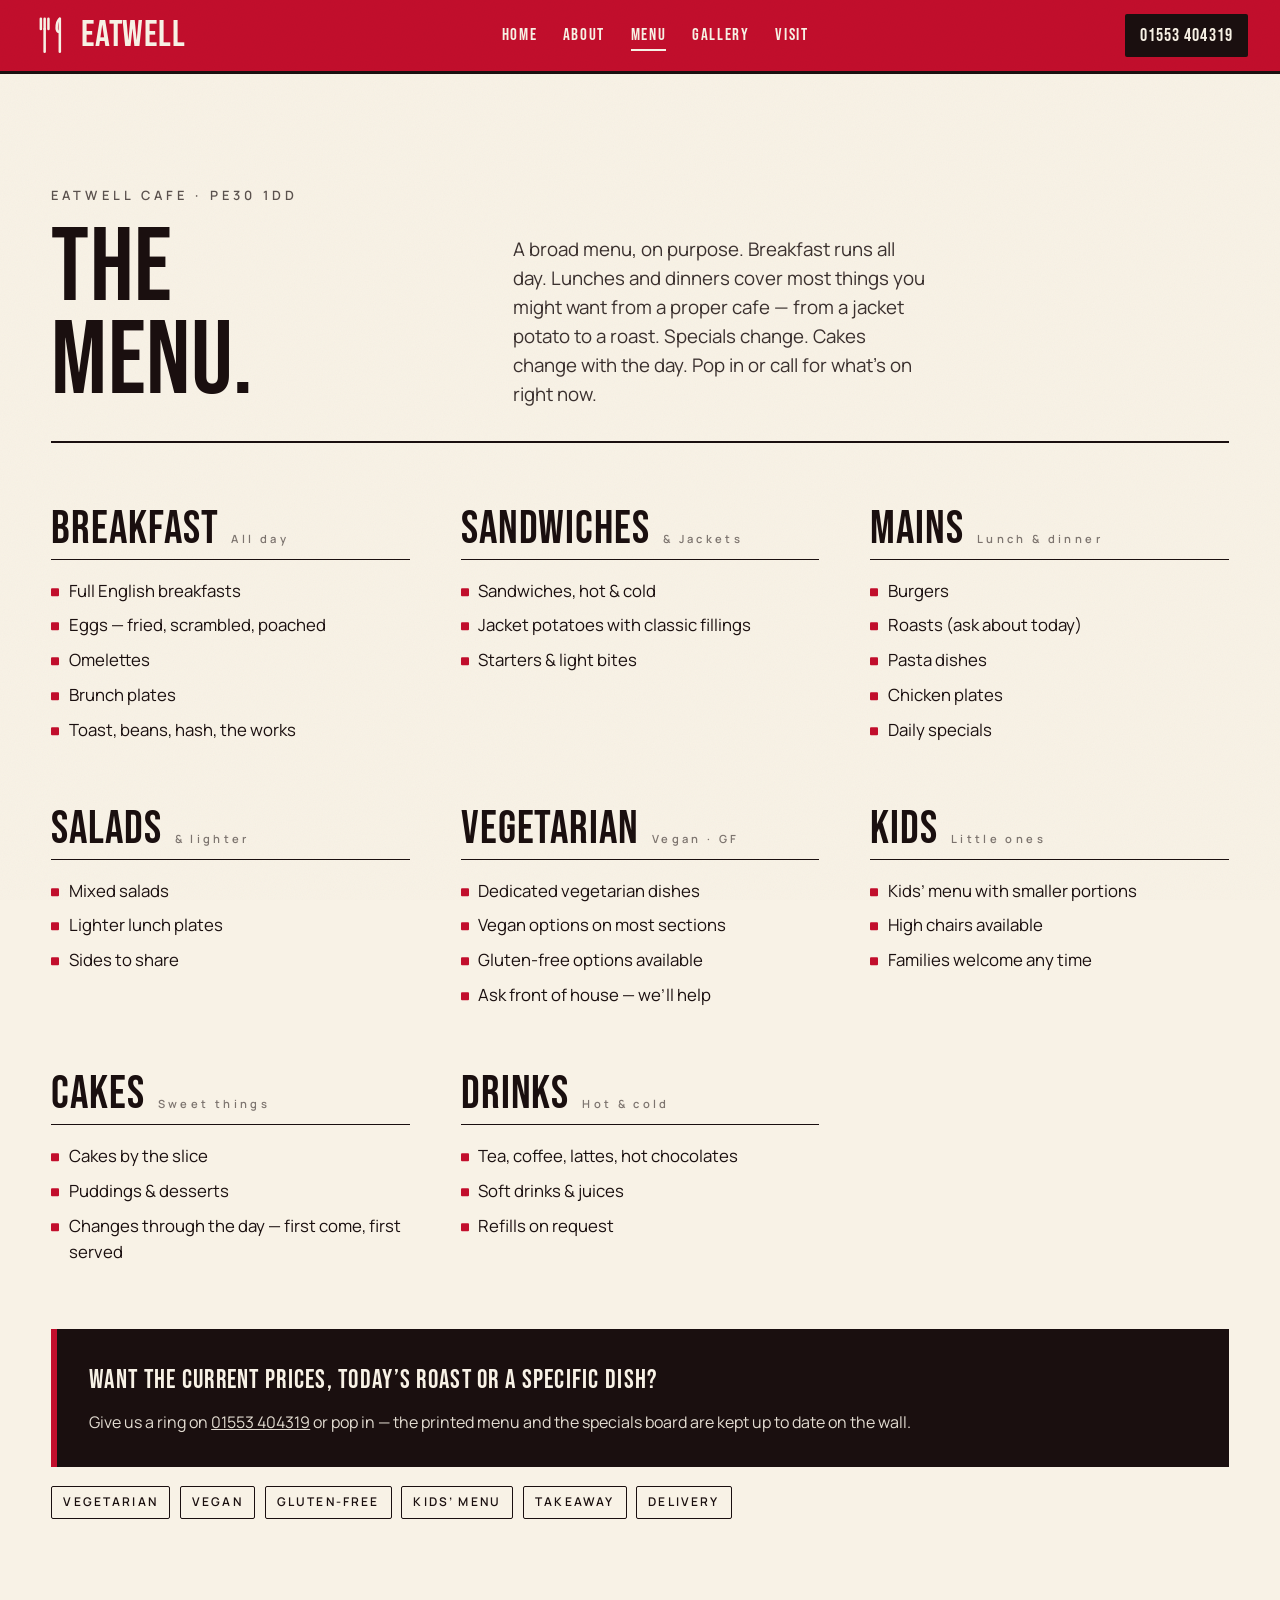
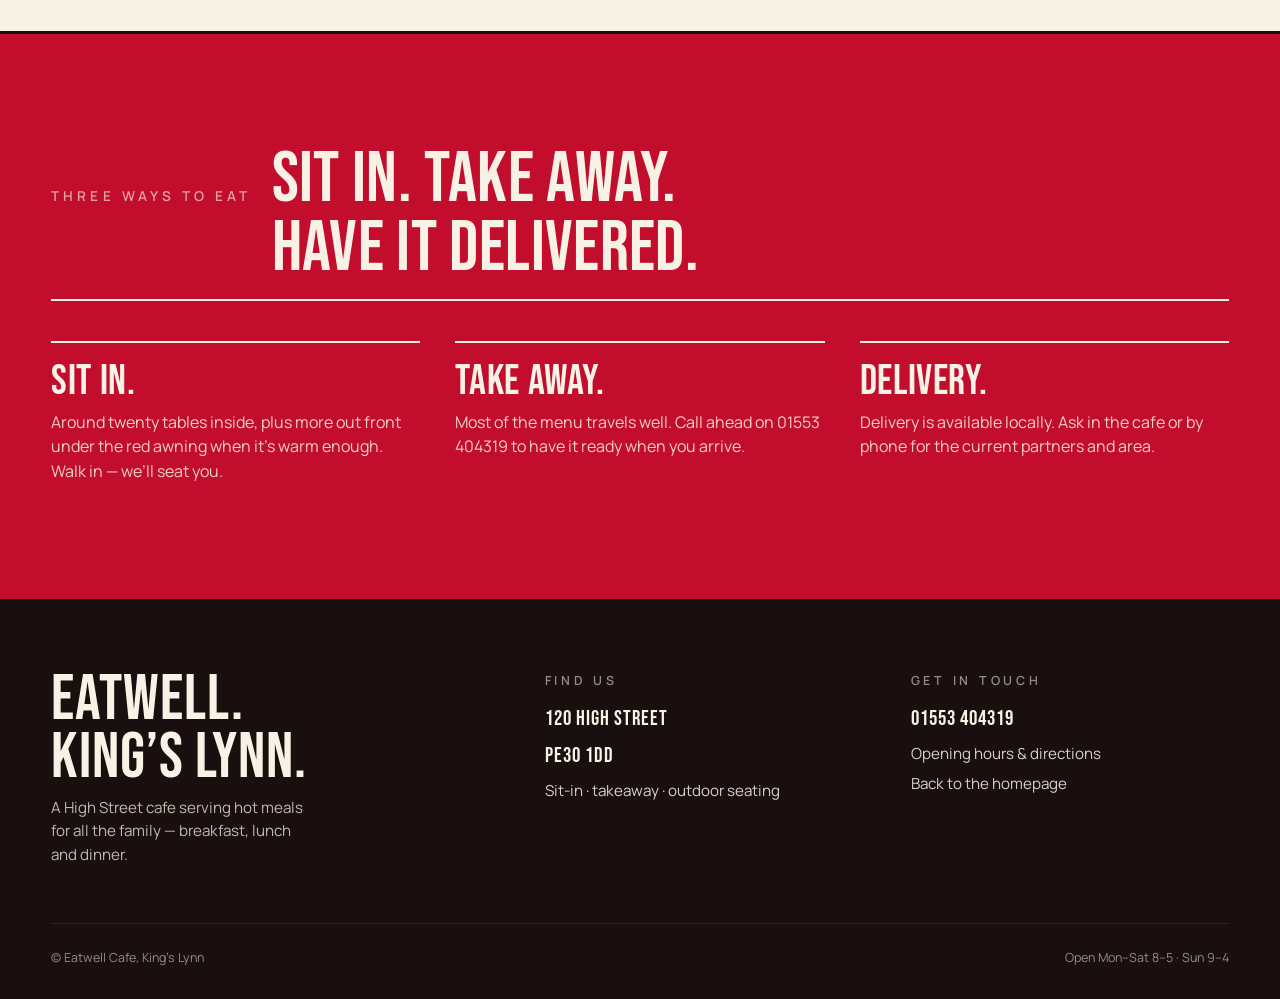
<file: services.html>
<!doctype html>
<html lang="en-GB">
<head>
<meta charset="utf-8">
<meta name="viewport" content="width=device-width, initial-scale=1">
<title>Menu — Eatwell Cafe, King's Lynn</title>
<meta name="description" content="The Eatwell Cafe menu: all-day breakfast, lunch and dinner. Burgers, roasts, jackets, pasta, salads, vegetarian and vegan plates, kids' menu, cakes and desserts. King's Lynn High Street.">
<link rel="stylesheet" href="style.css">
</head>
<body>

<header class="nav" role="banner">
  <div class="nav-inner">
    <a href="index.html" class="nav-brand" aria-label="Eatwell Cafe — home">
      <svg viewBox="0 0 32 32" xmlns="http://www.w3.org/2000/svg" aria-hidden="true" fill="none" stroke="currentColor" stroke-width="2" stroke-linecap="round" stroke-linejoin="round">
        <path d="M10 3v8"/><path d="M13 3v8"/><path d="M7 3v8"/><path d="M10 11v18"/>
        <path d="M22 3c-1.6 1.2-2.5 4-2.5 7.5 0 1.8 1 3 2.5 3"/>
        <line x1="22" y1="3" x2="22" y2="29"/>
      </svg>
      <span>Eatwell</span>
    </a>
    <nav aria-label="Primary">
      <ul class="nav-links">
        <li><a href="index.html">Home</a></li>
        <li><a href="about.html">About</a></li>
        <li><a href="services.html" aria-current="page">Menu</a></li>
        <li><a href="gallery.html">Gallery</a></li>
        <li><a href="contact.html">Visit</a></li>
      </ul>
    </nav>
    <a href="tel:+441553404319" class="nav-phone" aria-label="Call Eatwell on 01553 404319">01553 404319</a>
  </div>
</header>

<main>

<section class="slab slab-cream">
  <div class="container">
    <div class="menu-intro reveal">
      <div>
        <p class="stamp">Eatwell Cafe &middot; PE30 1DD</p>
        <h1>The<br>menu.</h1>
      </div>
      <p>A broad menu, on purpose. Breakfast runs all day. Lunches and dinners cover most things you might want from a proper cafe &mdash; from a jacket potato to a roast. Specials change. Cakes change with the day. Pop in or call for what&rsquo;s on right now.</p>
    </div>

    <div class="menu-grid">

      <div class="menu-block reveal">
        <h2>Breakfast <span class="roman">All day</span></h2>
        <ul>
          <li>Full English breakfasts</li>
          <li>Eggs &mdash; fried, scrambled, poached</li>
          <li>Omelettes</li>
          <li>Brunch plates</li>
          <li>Toast, beans, hash, the works</li>
        </ul>
      </div>

      <div class="menu-block reveal">
        <h2>Sandwiches <span class="roman">&amp; Jackets</span></h2>
        <ul>
          <li>Sandwiches, hot &amp; cold</li>
          <li>Jacket potatoes with classic fillings</li>
          <li>Starters &amp; light bites</li>
        </ul>
      </div>

      <div class="menu-block reveal">
        <h2>Mains <span class="roman">Lunch &amp; dinner</span></h2>
        <ul>
          <li>Burgers</li>
          <li>Roasts (ask about today)</li>
          <li>Pasta dishes</li>
          <li>Chicken plates</li>
          <li>Daily specials</li>
        </ul>
      </div>

      <div class="menu-block reveal">
        <h2>Salads <span class="roman">&amp; lighter</span></h2>
        <ul>
          <li>Mixed salads</li>
          <li>Lighter lunch plates</li>
          <li>Sides to share</li>
        </ul>
      </div>

      <div class="menu-block reveal">
        <h2>Vegetarian <span class="roman">Vegan &middot; GF</span></h2>
        <ul>
          <li>Dedicated vegetarian dishes</li>
          <li>Vegan options on most sections</li>
          <li>Gluten-free options available</li>
          <li>Ask front of house &mdash; we&rsquo;ll help</li>
        </ul>
      </div>

      <div class="menu-block reveal">
        <h2>Kids <span class="roman">Little ones</span></h2>
        <ul>
          <li>Kids&rsquo; menu with smaller portions</li>
          <li>High chairs available</li>
          <li>Families welcome any time</li>
        </ul>
      </div>

      <div class="menu-block reveal">
        <h2>Cakes <span class="roman">Sweet things</span></h2>
        <ul>
          <li>Cakes by the slice</li>
          <li>Puddings &amp; desserts</li>
          <li>Changes through the day &mdash; first come, first served</li>
        </ul>
      </div>

      <div class="menu-block reveal">
        <h2>Drinks <span class="roman">Hot &amp; cold</span></h2>
        <ul>
          <li>Tea, coffee, lattes, hot chocolates</li>
          <li>Soft drinks &amp; juices</li>
          <li>Refills on request</li>
        </ul>
      </div>

    </div>

    <div class="menu-note">
      <h3>Want the current prices, today&rsquo;s roast or a specific dish?</h3>
      <p>Give us a ring on <a href="tel:+441553404319" style="text-decoration:underline">01553 404319</a> or pop in &mdash; the printed menu and the specials board are kept up to date on the wall.</p>
    </div>

    <div class="diet-row" aria-label="Dietary options">
      <span class="diet-tag">Vegetarian</span>
      <span class="diet-tag">Vegan</span>
      <span class="diet-tag">Gluten-free</span>
      <span class="diet-tag">Kids&rsquo; menu</span>
      <span class="diet-tag">Takeaway</span>
      <span class="diet-tag">Delivery</span>
    </div>
  </div>
</section>

<section class="slab slab-red">
  <div class="container">
    <div class="section-head">
      <span class="num">Three ways to eat</span>
      <h2>Sit in. Take away.<br>Have it delivered.</h2>
    </div>
    <div class="offering">
      <article class="offering-card reveal">
        <h3>Sit in.</h3>
        <p>Around twenty tables inside, plus more out front under the red awning when it&rsquo;s warm enough. Walk in &mdash; we&rsquo;ll seat you.</p>
      </article>
      <article class="offering-card reveal">
        <h3>Take away.</h3>
        <p>Most of the menu travels well. Call ahead on 01553 404319 to have it ready when you arrive.</p>
      </article>
      <article class="offering-card reveal">
        <h3>Delivery.</h3>
        <p>Delivery is available locally. Ask in the cafe or by phone for the current partners and area.</p>
      </article>
    </div>
  </div>
</section>

</main>

<footer class="foot">
  <div class="foot-inner">
    <div class="foot-brand">
      <h2>Eatwell.<br>King&rsquo;s Lynn.</h2>
      <p>A High Street cafe serving hot meals for all the family &mdash; breakfast, lunch and dinner.</p>
    </div>
    <div>
      <h4>Find us</h4>
      <p class="line">120 High Street</p>
      <p class="line">PE30 1DD</p>
      <p class="body-line">Sit-in &middot; takeaway &middot; outdoor seating</p>
    </div>
    <div>
      <h4>Get in touch</h4>
      <a class="line" href="tel:+441553404319">01553 404319</a>
      <a class="body-link" href="contact.html">Opening hours &amp; directions</a>
      <a class="body-link" href="index.html">Back to the homepage</a>
    </div>
  </div>
  <div class="foot-bottom">
    <span>&copy; Eatwell Cafe, King&rsquo;s Lynn</span>
    <span>Open Mon&ndash;Sat 8&ndash;5 &middot; Sun 9&ndash;4</span>
  </div>
</footer>

</body>
</html>
</file>
<file: style.css>
/* Eatwell Cafe — King's Lynn
   Palette extracted from real logo (#AF0F31) + storefront signage (#D00000)
   Typography: Bebas Neue display, Manrope body
*/

@import url('https://fonts.googleapis.com/css2?family=Bebas+Neue&family=Manrope:wght@400;500;600;800&display=swap');

:root {
  --red: #C20E2C;
  --red-deep: #8A0B26;
  --red-warm: #D02A3F;
  --paper: #F8F2E6;
  --tan: #EFCDA7;
  --ink: #1A0F0F;
  --ink-soft: #4A2F2F;
  --display: "Bebas Neue", Impact, sans-serif;
  --body: "Manrope", system-ui, sans-serif;
}

* { box-sizing: border-box; }
html { scroll-behavior: smooth; }
body {
  margin: 0;
  background: var(--paper);
  color: var(--ink);
  font-family: var(--body);
  font-size: clamp(1rem, 0.7rem + 0.55vw, 1.125rem);
  line-height: 1.55;
  -webkit-font-smoothing: antialiased;
  text-rendering: optimizeLegibility;
}

h1, h2, h3, h4 {
  font-family: var(--display);
  text-wrap: balance;
  letter-spacing: 0.01em;
  margin: 0;
  font-weight: 400;
}

p { text-wrap: pretty; hyphens: auto; margin: 0 0 1em; }
a { color: inherit; text-decoration: none; }
img, svg { display: block; max-width: 100%; }

/* paper grain overlay — kills digital flatness */
body::before {
  content: "";
  position: fixed;
  inset: 0;
  pointer-events: none;
  z-index: 1000;
  opacity: 0.045;
  background-image: url("data:image/svg+xml;utf8,<svg xmlns='http://www.w3.org/2000/svg' width='220' height='220'><filter id='n'><feTurbulence type='fractalNoise' baseFrequency='0.85' numOctaves='2' stitchTiles='stitch'/></filter><rect width='100%25' height='100%25' filter='url(%23n)'/></svg>");
  mix-blend-mode: multiply;
}

/* ── NAV ────────────────────────────────────────────── */
.nav {
  position: sticky;
  top: 0;
  z-index: 50;
  background: var(--red);
  color: var(--paper);
  border-bottom: 3px solid var(--ink);
}
.nav-inner {
  max-width: 1400px;
  margin: 0 auto;
  padding: 0.85rem clamp(1rem, 3vw, 2rem);
  display: flex;
  align-items: center;
  justify-content: space-between;
  gap: 1.5rem;
}
.nav-brand {
  font-family: var(--display);
  font-size: clamp(1.7rem, 1.2rem + 1.4vw, 2.3rem);
  letter-spacing: 0.02em;
  line-height: 1;
  display: inline-flex;
  align-items: center;
  gap: 0.55rem;
}
.nav-brand svg { width: 1.1em; height: 1.1em; flex-shrink: 0; }
.nav-links {
  display: flex;
  list-style: none;
  margin: 0;
  padding: 0;
  gap: clamp(0.9rem, 2vw, 1.6rem);
  font-family: var(--display);
  font-size: clamp(1rem, 0.8rem + 0.3vw, 1.15rem);
  letter-spacing: 0.1em;
}
.nav-links a {
  padding: 0.25rem 0;
  border-bottom: 2px solid transparent;
  transition: border-color 0.18s ease;
}
.nav-links a:hover,
.nav-links a[aria-current="page"] {
  border-color: var(--paper);
}
.nav-phone {
  font-family: var(--display);
  font-size: clamp(1rem, 0.8rem + 0.4vw, 1.25rem);
  letter-spacing: 0.06em;
  background: var(--ink);
  color: var(--paper);
  padding: 0.5rem 0.95rem;
  border-radius: 2px;
  transition: background 0.18s, color 0.18s;
  white-space: nowrap;
}
.nav-phone:hover { background: var(--paper); color: var(--red-deep); }

@media (max-width: 760px) {
  .nav-links { display: none; }
  .nav-inner { padding: 0.7rem 1rem; gap: 0.8rem; }
}

/* ── HERO ───────────────────────────────────────────── */
.hero {
  background: var(--red);
  color: var(--paper);
  padding: clamp(3.5rem, 12vw, 7.5rem) clamp(1.25rem, 4vw, 4rem) clamp(3rem, 9vw, 6rem);
  position: relative;
  overflow: hidden;
  border-bottom: 3px solid var(--ink);
}
.hero-inner { position: relative; z-index: 2; max-width: 1200px; margin: 0 auto; }
.hero-eyebrow {
  font-family: var(--body);
  font-weight: 600;
  font-size: 0.85rem;
  letter-spacing: 0.32em;
  text-transform: uppercase;
  opacity: 0.85;
  margin-bottom: 1.5rem;
  display: flex;
  align-items: center;
  gap: 0.7rem;
}
.hero-eyebrow::before,
.hero-eyebrow::after {
  content: "";
  display: inline-block;
  width: 1.5rem;
  height: 1px;
  background: currentColor;
  opacity: 0.6;
}
.hero-eyebrow::after { flex: 0 0 4rem; }
.hero-title {
  font-size: clamp(3.4rem, 13vw, 9.5rem);
  line-height: 0.84;
  letter-spacing: 0.005em;
  margin-bottom: 1.6rem;
  max-width: 13ch;
}
.hero-title em {
  font-style: normal;
  display: block;
  color: var(--tan);
}
.hero-brand {
  display: block;
  font-family: var(--body);
  font-weight: 600;
  font-size: clamp(0.8rem, 0.6rem + 0.4vw, 1rem);
  letter-spacing: 0.32em;
  text-transform: uppercase;
  opacity: 0.85;
  margin-bottom: 1.3rem;
  line-height: 1;
}
.hero-tagline {
  font-family: var(--body);
  font-weight: 400;
  font-size: clamp(1.05rem, 0.7rem + 0.85vw, 1.45rem);
  line-height: 1.45;
  max-width: 38ch;
  margin-bottom: 2.4rem;
  opacity: 0.95;
}
.hero-actions {
  display: flex;
  flex-wrap: wrap;
  gap: 0.9rem 1.2rem;
  align-items: center;
}
.btn {
  display: inline-flex;
  align-items: center;
  gap: 0.6rem;
  font-family: var(--display);
  font-size: clamp(1.1rem, 0.9rem + 0.3vw, 1.3rem);
  letter-spacing: 0.08em;
  padding: 0.95rem 1.5rem;
  border: 2px solid currentColor;
  transition: background 0.2s ease, color 0.2s ease, border-color 0.2s ease;
}
.btn-cream {
  background: var(--paper);
  color: var(--red-deep);
  border-color: var(--paper);
}
.btn-cream:hover { background: var(--ink); color: var(--paper); border-color: var(--ink); }
.btn-ghost {
  background: transparent;
  color: var(--paper);
}
.btn-ghost:hover { background: var(--paper); color: var(--red-deep); }
.btn .arrow { transition: transform 0.2s ease; }
.btn:hover .arrow { transform: translateX(0.25rem); }

/* big background mark on hero */
.hero-mark {
  position: absolute;
  right: -3vw;
  bottom: -6vw;
  width: clamp(280px, 42vw, 600px);
  opacity: 0.08;
  pointer-events: none;
  z-index: 1;
}

/* ── MARQUEE ────────────────────────────────────────── */
.marquee {
  background: var(--ink);
  color: var(--paper);
  overflow: hidden;
  padding: 0.85rem 0;
  border-bottom: 3px solid var(--red);
  font-family: var(--display);
  font-size: clamp(1.1rem, 0.85rem + 0.9vw, 1.55rem);
  letter-spacing: 0.1em;
}
.marquee-track {
  display: inline-flex;
  gap: 3rem;
  white-space: nowrap;
  animation: scroll 38s linear infinite;
  padding-left: 3rem;
}
.marquee-track span {
  display: inline-flex;
  align-items: center;
  gap: 2.5rem;
}
.marquee-track span::after {
  content: "✦";
  color: var(--red-warm);
  font-size: 0.9em;
}
@keyframes scroll { to { transform: translateX(-50%); } }

/* ── SLABS / SECTIONS ───────────────────────────────── */
.slab { padding: clamp(3.5rem, 9vw, 7rem) clamp(1.25rem, 4vw, 4rem); position: relative; }
.slab-cream { background: var(--paper); color: var(--ink); }
.slab-tan   { background: var(--tan);   color: var(--ink); }
.slab-red   { background: var(--red);   color: var(--paper); }
.slab-ink   { background: var(--ink);   color: var(--paper); }
.slab + .slab { border-top: 3px solid var(--ink); }
.slab-red + .slab, .slab + .slab-red { border-top: 3px solid var(--ink); }

.container { max-width: 1200px; margin: 0 auto; }

.section-head {
  display: flex;
  align-items: baseline;
  gap: 1.25rem;
  margin-bottom: 2.5rem;
  border-bottom: 2px solid currentColor;
  padding-bottom: 1rem;
}
.section-head .num {
  font-family: var(--body);
  font-weight: 600;
  font-size: 0.85rem;
  letter-spacing: 0.3em;
  opacity: 0.65;
  text-transform: uppercase;
  white-space: nowrap;
}
.section-head h2 {
  font-size: clamp(2.3rem, 6vw, 4.5rem);
  letter-spacing: 0.005em;
  line-height: 0.95;
  flex: 1;
}

/* ── HOME: OFFERING ─────────────────────────────────── */
.offering {
  display: grid;
  gap: 2.2rem;
  grid-template-columns: repeat(auto-fit, minmax(15rem, 1fr));
  margin-top: 2.5rem;
}
.offering-card {
  border-top: 2px solid currentColor;
  padding-top: 1.2rem;
}
.offering-card h3 {
  font-size: clamp(2rem, 4vw, 2.6rem);
  letter-spacing: 0.015em;
  margin-bottom: 0.5rem;
  line-height: 0.95;
}
.offering-card p {
  font-family: var(--body);
  font-size: 1rem;
  margin: 0;
  opacity: 0.85;
}

/* ── HOURS PANEL ────────────────────────────────────── */
.hours-grid {
  display: grid;
  gap: 1.5rem 3rem;
  grid-template-columns: 1fr 1fr;
  align-items: end;
  margin-top: 2rem;
  font-feature-settings: "tnum";
}
.hours-grid > div {
  display: flex;
  align-items: baseline;
  justify-content: space-between;
  gap: 1rem;
  border-bottom: 1px dashed currentColor;
  padding-bottom: 0.6rem;
}
.hours-grid dt {
  font-family: var(--display);
  font-size: clamp(1.3rem, 1rem + 0.7vw, 1.7rem);
  letter-spacing: 0.07em;
  margin: 0;
}
.hours-grid dd {
  font-family: var(--display);
  font-size: clamp(1.5rem, 1.1rem + 0.9vw, 2rem);
  letter-spacing: 0.05em;
  margin: 0;
}
@media (max-width: 760px) {
  .hours-grid { grid-template-columns: 1fr; gap: 0.9rem; }
}

/* ── ABOUT ──────────────────────────────────────────── */
.prose {
  max-width: 60ch;
  font-family: var(--body);
}
.prose p {
  font-size: clamp(1.05rem, 0.85rem + 0.4vw, 1.2rem);
  line-height: 1.65;
  margin: 0 0 1.3em;
}
.prose .lead {
  font-family: var(--display);
  font-size: clamp(1.8rem, 1.2rem + 1.5vw, 2.8rem);
  line-height: 1.1;
  letter-spacing: 0.02em;
  margin: 0 0 1.5rem;
  max-width: 22ch;
}

.about-stats {
  display: grid;
  gap: 2rem;
  grid-template-columns: repeat(auto-fit, minmax(11rem, 1fr));
  margin-top: 3rem;
}
.about-stat {
  border-top: 2px solid currentColor;
  padding-top: 1rem;
}
.about-stat .num {
  font-family: var(--display);
  font-size: clamp(2.8rem, 6vw, 4.5rem);
  line-height: 0.9;
  letter-spacing: 0.005em;
  display: block;
  color: var(--red);
}
.slab-red .about-stat .num { color: var(--tan); }
.about-stat .label {
  font-family: var(--body);
  font-weight: 600;
  font-size: 0.85rem;
  letter-spacing: 0.2em;
  text-transform: uppercase;
  opacity: 0.75;
  display: block;
  margin-top: 0.5rem;
}

/* ── MENU / SERVICES PAGE ───────────────────────────── */
.menu-intro {
  display: grid;
  grid-template-columns: 1fr 1.8fr;
  gap: clamp(2rem, 5vw, 4rem);
  align-items: end;
  margin-bottom: 4rem;
  padding-bottom: 2rem;
  border-bottom: 2px solid currentColor;
}
@media (max-width: 760px) { .menu-intro { grid-template-columns: 1fr; } }
.menu-intro .stamp {
  font-family: var(--body);
  font-weight: 600;
  font-size: 0.8rem;
  letter-spacing: 0.32em;
  text-transform: uppercase;
  opacity: 0.7;
  margin-bottom: 1rem;
}
.menu-intro h1 {
  font-size: clamp(3rem, 9vw, 6.5rem);
  line-height: 0.9;
  letter-spacing: 0.005em;
}
.menu-intro p {
  font-family: var(--body);
  font-size: clamp(1.05rem, 0.85rem + 0.4vw, 1.2rem);
  line-height: 1.55;
  margin: 0;
  max-width: 38ch;
  opacity: 0.85;
}

.menu-grid {
  display: grid;
  gap: clamp(2.5rem, 5vw, 4rem) clamp(2rem, 4vw, 3.5rem);
  grid-template-columns: repeat(auto-fit, minmax(17rem, 1fr));
}

.menu-block h2 {
  font-size: clamp(2rem, 4vw, 2.9rem);
  letter-spacing: 0.02em;
  line-height: 0.95;
  border-bottom: 1px solid currentColor;
  padding-bottom: 0.5rem;
  margin-bottom: 1.1rem;
  display: flex;
  align-items: baseline;
  gap: 0.8rem;
}
.menu-block h2 .roman {
  font-family: var(--body);
  font-size: 0.7rem;
  font-weight: 600;
  letter-spacing: 0.3em;
  opacity: 0.55;
}
.menu-block ul {
  list-style: none;
  margin: 0;
  padding: 0;
  display: grid;
  gap: 0.55rem;
}
.menu-block li {
  font-family: var(--body);
  font-size: 1.05rem;
  display: flex;
  gap: 0.6rem;
  align-items: baseline;
}
.menu-block li::before {
  content: "";
  width: 0.5rem;
  height: 0.5rem;
  background: var(--red);
  flex-shrink: 0;
  transform: translateY(-0.05em);
  border-radius: 1px;
}
.slab-red .menu-block li::before { background: var(--tan); }

.menu-note {
  margin-top: 4rem;
  padding: 2rem;
  background: var(--ink);
  color: var(--paper);
  border-left: 6px solid var(--red);
}
.menu-note h3 {
  font-size: 1.6rem;
  letter-spacing: 0.05em;
  margin-bottom: 0.6rem;
}
.menu-note p {
  font-family: var(--body);
  font-size: 1rem;
  margin: 0;
  opacity: 0.9;
}

.diet-row {
  display: flex;
  flex-wrap: wrap;
  gap: 0.5rem 0.6rem;
  margin-top: 1.2rem;
}
.diet-tag {
  font-family: var(--body);
  font-weight: 600;
  font-size: 0.75rem;
  letter-spacing: 0.18em;
  text-transform: uppercase;
  padding: 0.4rem 0.7rem;
  border: 1px solid currentColor;
  border-radius: 2px;
}

/* ── CONTACT ────────────────────────────────────────── */
.contact-grid {
  display: grid;
  gap: clamp(2rem, 5vw, 3.5rem);
  grid-template-columns: 1fr 1.1fr;
  align-items: start;
}
@media (max-width: 860px) { .contact-grid { grid-template-columns: 1fr; } }

.contact-block { margin-bottom: 0; }
.contact-block dt {
  font-family: var(--body);
  font-weight: 600;
  font-size: 0.8rem;
  letter-spacing: 0.3em;
  text-transform: uppercase;
  opacity: 0.65;
  margin-top: 2rem;
}
.contact-block dt:first-of-type { margin-top: 0; }
.contact-block dd {
  font-family: var(--display);
  font-size: clamp(1.7rem, 2.5vw, 2.4rem);
  letter-spacing: 0.025em;
  line-height: 1.1;
  margin: 0.4rem 0 0;
}
.contact-block dd.body-style {
  font-family: var(--body);
  font-size: 1.05rem;
  font-weight: 400;
  letter-spacing: normal;
  line-height: 1.5;
}
.contact-block a.phone-link:hover { color: var(--red); }

.map-wrap {
  aspect-ratio: 4 / 3.4;
  border: 3px solid var(--ink);
  overflow: hidden;
  background: var(--ink);
}
.map-wrap iframe { width: 100%; height: 100%; border: 0; display: block; }

/* ── GALLERY (placeholder) ──────────────────────────── */
.gallery-empty {
  text-align: center;
  padding: clamp(3rem, 8vw, 7rem) 1rem;
}
.gallery-empty .stamp {
  font-family: var(--body);
  font-weight: 600;
  font-size: 0.8rem;
  letter-spacing: 0.32em;
  text-transform: uppercase;
  opacity: 0.7;
  margin-bottom: 1.5rem;
}
.gallery-empty h1 {
  font-size: clamp(3.5rem, 14vw, 10rem);
  line-height: 0.85;
  letter-spacing: 0.005em;
  margin-bottom: 1.5rem;
}
.gallery-empty p {
  font-family: var(--body);
  font-size: 1.15rem;
  max-width: 38ch;
  margin: 0 auto 2.5rem;
  opacity: 0.85;
  line-height: 1.6;
}
.gallery-frames {
  display: grid;
  gap: 1.2rem;
  grid-template-columns: repeat(3, 1fr);
  max-width: 720px;
  margin: 2rem auto 0;
}
@media (max-width: 600px) { .gallery-frames { grid-template-columns: repeat(2, 1fr); } }
.gallery-frame {
  aspect-ratio: 4/5;
  border: 2px dashed currentColor;
  display: flex;
  align-items: center;
  justify-content: center;
  font-family: var(--display);
  font-size: 1rem;
  letter-spacing: 0.15em;
  opacity: 0.55;
  background: rgba(255,255,255,0.05);
}

/* ── FOOTER ─────────────────────────────────────────── */
footer.foot {
  background: var(--ink);
  color: var(--paper);
  padding: clamp(3rem, 6vw, 4.5rem) clamp(1.25rem, 4vw, 4rem) 2rem;
  border-top: 3px solid var(--red);
}
.foot-inner {
  max-width: 1200px;
  margin: 0 auto;
  display: grid;
  gap: clamp(2rem, 4vw, 3rem);
  grid-template-columns: 1.4fr 1fr 1fr;
}
@media (max-width: 760px) { .foot-inner { grid-template-columns: 1fr; } }

.foot-brand h2 {
  font-family: var(--display);
  font-size: clamp(2.5rem, 5vw, 4rem);
  letter-spacing: 0.015em;
  line-height: 0.9;
  margin-bottom: 0.6rem;
}
.foot-brand p {
  font-family: var(--body);
  font-size: 0.95rem;
  opacity: 0.75;
  margin: 0;
  max-width: 32ch;
}
.foot h4 {
  font-family: var(--body);
  font-weight: 600;
  font-size: 0.78rem;
  letter-spacing: 0.3em;
  text-transform: uppercase;
  opacity: 0.55;
  margin: 0 0 0.8rem;
}
.foot a,
.foot .line {
  font-family: var(--display);
  font-size: 1.3rem;
  letter-spacing: 0.05em;
  display: block;
  margin: 0.3rem 0;
}
.foot a.body-link,
.foot .body-line {
  font-family: var(--body);
  font-size: 0.95rem;
  letter-spacing: normal;
  opacity: 0.85;
  margin: 0.4rem 0;
}
.foot a:hover { color: var(--red-warm); }
.foot-bottom {
  max-width: 1200px;
  margin: clamp(2.5rem, 5vw, 3.5rem) auto 0;
  padding-top: 1.5rem;
  border-top: 1px solid rgba(248, 242, 230, 0.15);
  font-family: var(--body);
  font-size: 0.78rem;
  opacity: 0.55;
  display: flex;
  justify-content: space-between;
  flex-wrap: wrap;
  gap: 1rem;
}

/* ── REVEAL ─────────────────────────────────────────── */
@supports (animation-timeline: view()) {
  .reveal {
    animation: rise both;
    animation-timeline: view();
    animation-range: entry 0% cover 25%;
  }
  @keyframes rise {
    from { opacity: 0; transform: translateY(1.5rem); }
    to   { opacity: 1; transform: translateY(0); }
  }
}

/* ── REDUCED MOTION ─────────────────────────────────── */
@media (prefers-reduced-motion: reduce) {
  .marquee-track { animation: none; }
  .reveal { opacity: 1 !important; transform: none !important; }
  html { scroll-behavior: auto; }
  .btn .arrow, .btn { transition: none; }
}

/* ── PRINT ──────────────────────────────────────────── */
@media print {
  .nav, .marquee, .foot, body::before { display: none !important; }
  body { background: white; color: black; }
  .slab { padding: 1rem 0; }
}
</file>
